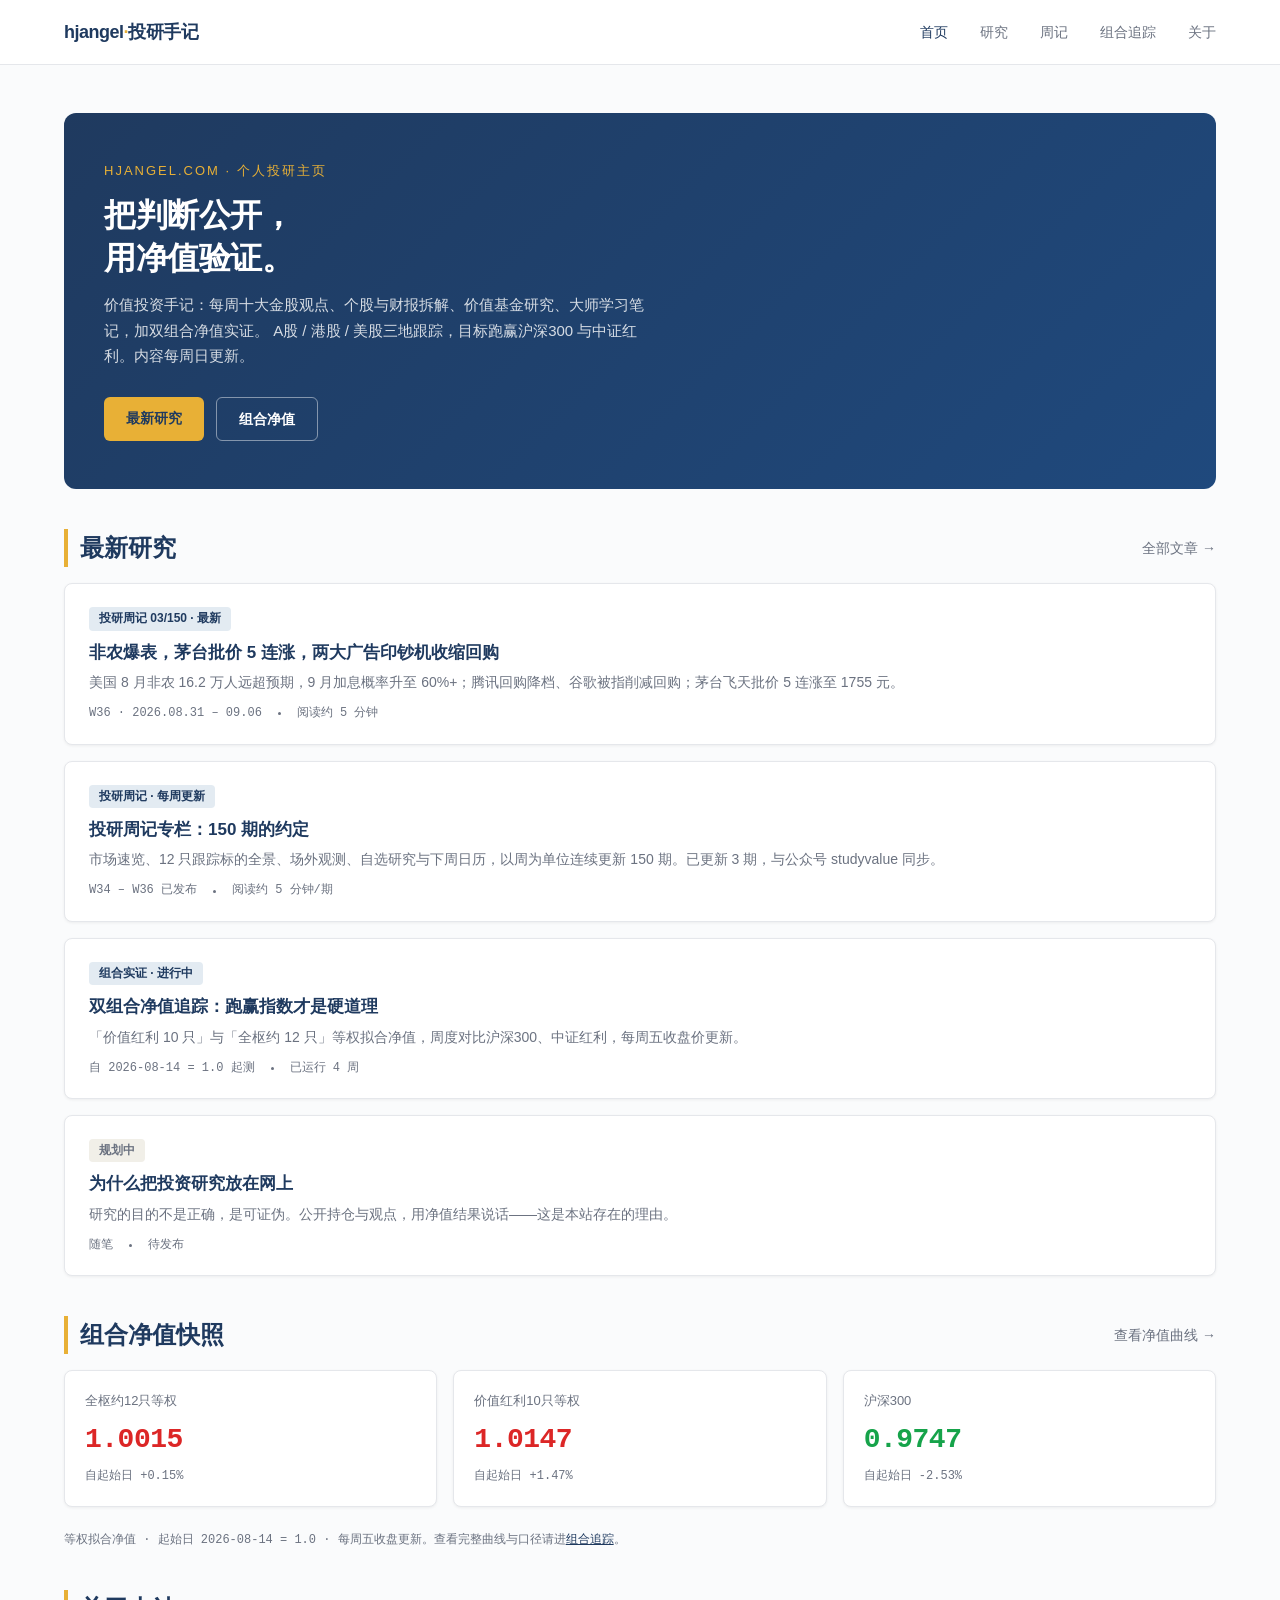
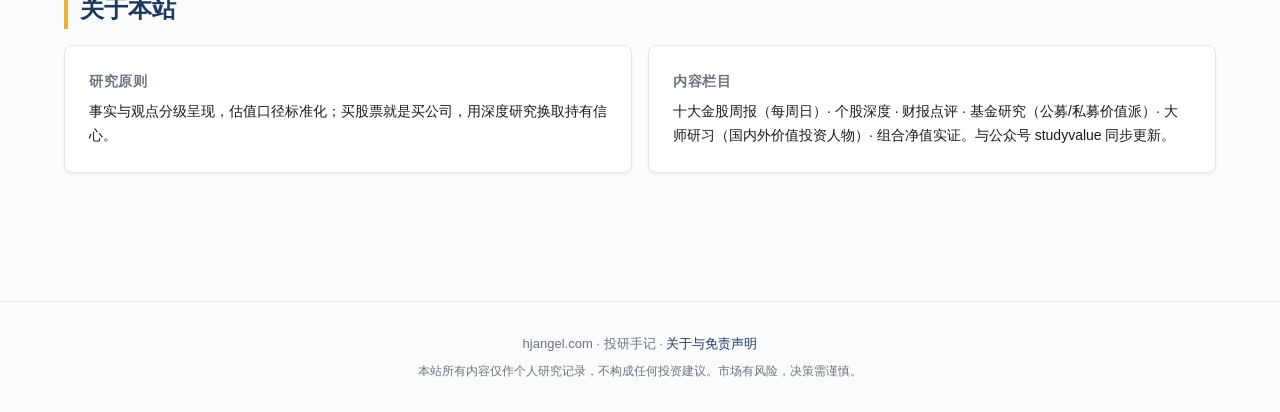
<file: index.html>
<!DOCTYPE html>
<html lang="zh-CN">
<head>
    <meta charset="UTF-8">
    <meta name="viewport" content="width=device-width, initial-scale=1.0">
    <meta name="description" content="hjangel.com · 价值投资研究手记：十大金股周报、个股深度、财报点评、价值基金研究、大师研习、双组合净值实证，公开记录判断并用净值验证。">
    <meta name="theme-color" content="#1F3A5F">
    <title>hjangel.com · 投研手记</title>
    <link rel="stylesheet" href="assets/style.css">
</head>
<body>

<nav class="nav">
    <div class="nav-container">
        <a href="index.html" class="nav-logo">hjangel<span class="accent">·</span>投研手记</a>
        <ul class="nav-links">
            <li><a href="index.html" class="active">首页</a></li>
            <li><a href="research.html">研究</a></li>
            <li><a href="weekly.html">周记</a></li>
            <li><a href="portfolio.html">组合追踪</a></li>
            <li><a href="about.html">关于</a></li>
        </ul>
    </div>
</nav>

<main class="container">

    <!-- Hero -->
    <section class="hero">
        <div class="hero-kicker">HJANGEL.COM · 个人投研主页</div>
        <h1 class="hero-title">把判断公开，<br>用净值验证。</h1>
        <p class="hero-sub">价值投资手记：每周十大金股观点、个股与财报拆解、价值基金研究、大师学习笔记，加双组合净值实证。
            A股 / 港股 / 美股三地跟踪，目标跑赢沪深300 与中证红利。内容每周日更新。</p>
        <div class="hero-cta">
            <a class="btn btn-primary" href="research.html">最新研究</a>
            <a class="btn btn-ghost" href="portfolio.html">组合净值</a>
        </div>
    </section>

    <!-- 最新研究 -->
    <div class="section-head">
        <h2>最新研究</h2>
        <a class="more-link" href="research.html">全部文章 →</a>
    </div>

    <div class="article-list">
        <a class="article-card" href="weekly/03.html">
            <span class="article-tag teal">投研周记 03/150 · 最新</span>
            <div class="article-title">非农爆表，茅台批价 5 连涨，两大广告印钞机收缩回购</div>
            <div class="article-excerpt">美国 8 月非农 16.2 万人远超预期，9 月加息概率升至 60%+；腾讯回购降档、谷歌被指削减回购；茅台飞天批价 5 连涨至 1755 元。</div>
            <div class="article-meta">W36 · 2026.08.31 – 09.06 <span class="dot"></span> 阅读约 5 分钟</div>
        </a>
        <a class="article-card" href="weekly.html">
            <span class="article-tag teal">投研周记 · 每周更新</span>
            <div class="article-title">投研周记专栏：150 期的约定</div>
            <div class="article-excerpt">市场速览、12 只跟踪标的全景、场外观测、自选研究与下周日历，以周为单位连续更新 150 期。已更新 3 期，与公众号 studyvalue 同步。</div>
            <div class="article-meta">W34 – W36 已发布 <span class="dot"></span> 阅读约 5 分钟/期</div>
        </a>
        <a class="article-card" href="portfolio.html">
            <span class="article-tag teal">组合实证 · 进行中</span>
            <div class="article-title">双组合净值追踪：跑赢指数才是硬道理</div>
            <div class="article-excerpt">「价值红利 10 只」与「全枢约 12 只」等权拟合净值，周度对比沪深300、中证红利，每周五收盘价更新。</div>
            <div class="article-meta">自 2026-08-14 = 1.0 起测 <span class="dot"></span> 已运行 4 周</div>
        </a>
        <a class="article-card" href="about.html">
            <span class="article-tag wip">规划中</span>
            <div class="article-title">为什么把投资研究放在网上</div>
            <div class="article-excerpt">研究的目的不是正确，是可证伪。公开持仓与观点，用净值结果说话——这是本站存在的理由。</div>
            <div class="article-meta">随笔 <span class="dot"></span> 待发布</div>
        </a>
    </div>

    <!-- 组合快照 -->
    <div class="section-head">
        <h2>组合净值快照</h2>
        <a class="more-link" href="portfolio.html">查看净值曲线 →</a>
    </div>

    <div id="snapshot" class="summary-grid">
        <div class="summary-item">
            <div class="summary-label">数据加载</div>
            <div class="summary-value flat" style="font-size:16px;">读取中...</div>
        </div>
    </div>
    <p class="summary-sub" style="margin-top:-8px;">等权拟合净值 · 起始日 2026-08-14 = 1.0 · 每周五收盘更新。查看完整曲线与口径请进<a href="portfolio.html" style="color:var(--color-primary);">组合追踪</a>。</p>

    <!-- 关于简介 -->
    <div class="section-head">
        <h2>关于本站</h2>
    </div>
    <div class="intro-grid">
        <div class="card" style="margin:0;">
            <div class="card-title">研究原则</div>
            <p style="font-size:14px;line-height:1.7;">事实与观点分级呈现，估值口径标准化；买股票就是买公司，用深度研究换取持有信心。</p>
        </div>
        <div class="card" style="margin:0;">
            <div class="card-title">内容栏目</div>
            <p style="font-size:14px;line-height:1.7;">十大金股周报（每周日）· 个股深度 · 财报点评 · 基金研究（公募/私募价值派）· 大师研习（国内外价值投资人物）· 组合净值实证。与公众号 studyvalue 同步更新。</p>
        </div>
    </div>

</main>

<footer class="footer">
    <div>hjangel.com · 投研手记 · <a href="about.html">关于与免责声明</a></div>
    <div class="disclaimer">本站所有内容仅作个人研究记录，不构成任何投资建议。市场有风险，决策需谨慎。</div>
</footer>

<script>
    // 组合净值快照：读取 data/portfolio.json，展示各序列最新净值
    fetch('data/portfolio.json')
        .then(r => r.ok ? r.json() : Promise.reject('no data'))
        .then(data => {
            const series = data.series || {};
            const el = document.getElementById('snapshot');
            el.innerHTML = '';

            const isFlatDummy = (arr) =>
                arr.length > 2 && arr.every(v => Math.abs(v - 1) < 1e-9);

            Object.keys(series).forEach(name => {
                const arr = series[name];
                if (isFlatDummy(arr)) return; // 全 1.0 视为数据缺失，不展示

                const latest = arr[arr.length - 1] || 1;
                const change = (latest - 1) * 100;
                const cls = change > 0.01 ? 'up' : (change < -0.01 ? 'down' : 'flat');
                const sign = change > 0 ? '+' : '';

                const item = document.createElement('div');
                item.className = 'summary-item';
                item.innerHTML = `
                    <div class="summary-label">${name}</div>
                    <div class="summary-value ${cls}">${latest.toFixed(4)}</div>
                    <div class="summary-sub">自起始日 ${sign}${change.toFixed(2)}%</div>`;
                el.appendChild(item);
            });

            if (!el.children.length) {
                el.innerHTML = '<div class="summary-item"><div class="summary-label">组合数据</div><div class="summary-value flat" style="font-size:16px;">等待首次更新</div></div>';
            }
        })
        .catch(() => {
            document.getElementById('snapshot').innerHTML =
                '<div class="summary-item"><div class="summary-label">组合数据</div><div class="summary-value flat" style="font-size:16px;">等待首次数据更新</div></div>';
        });
</script>

</body>
</html>
</file>
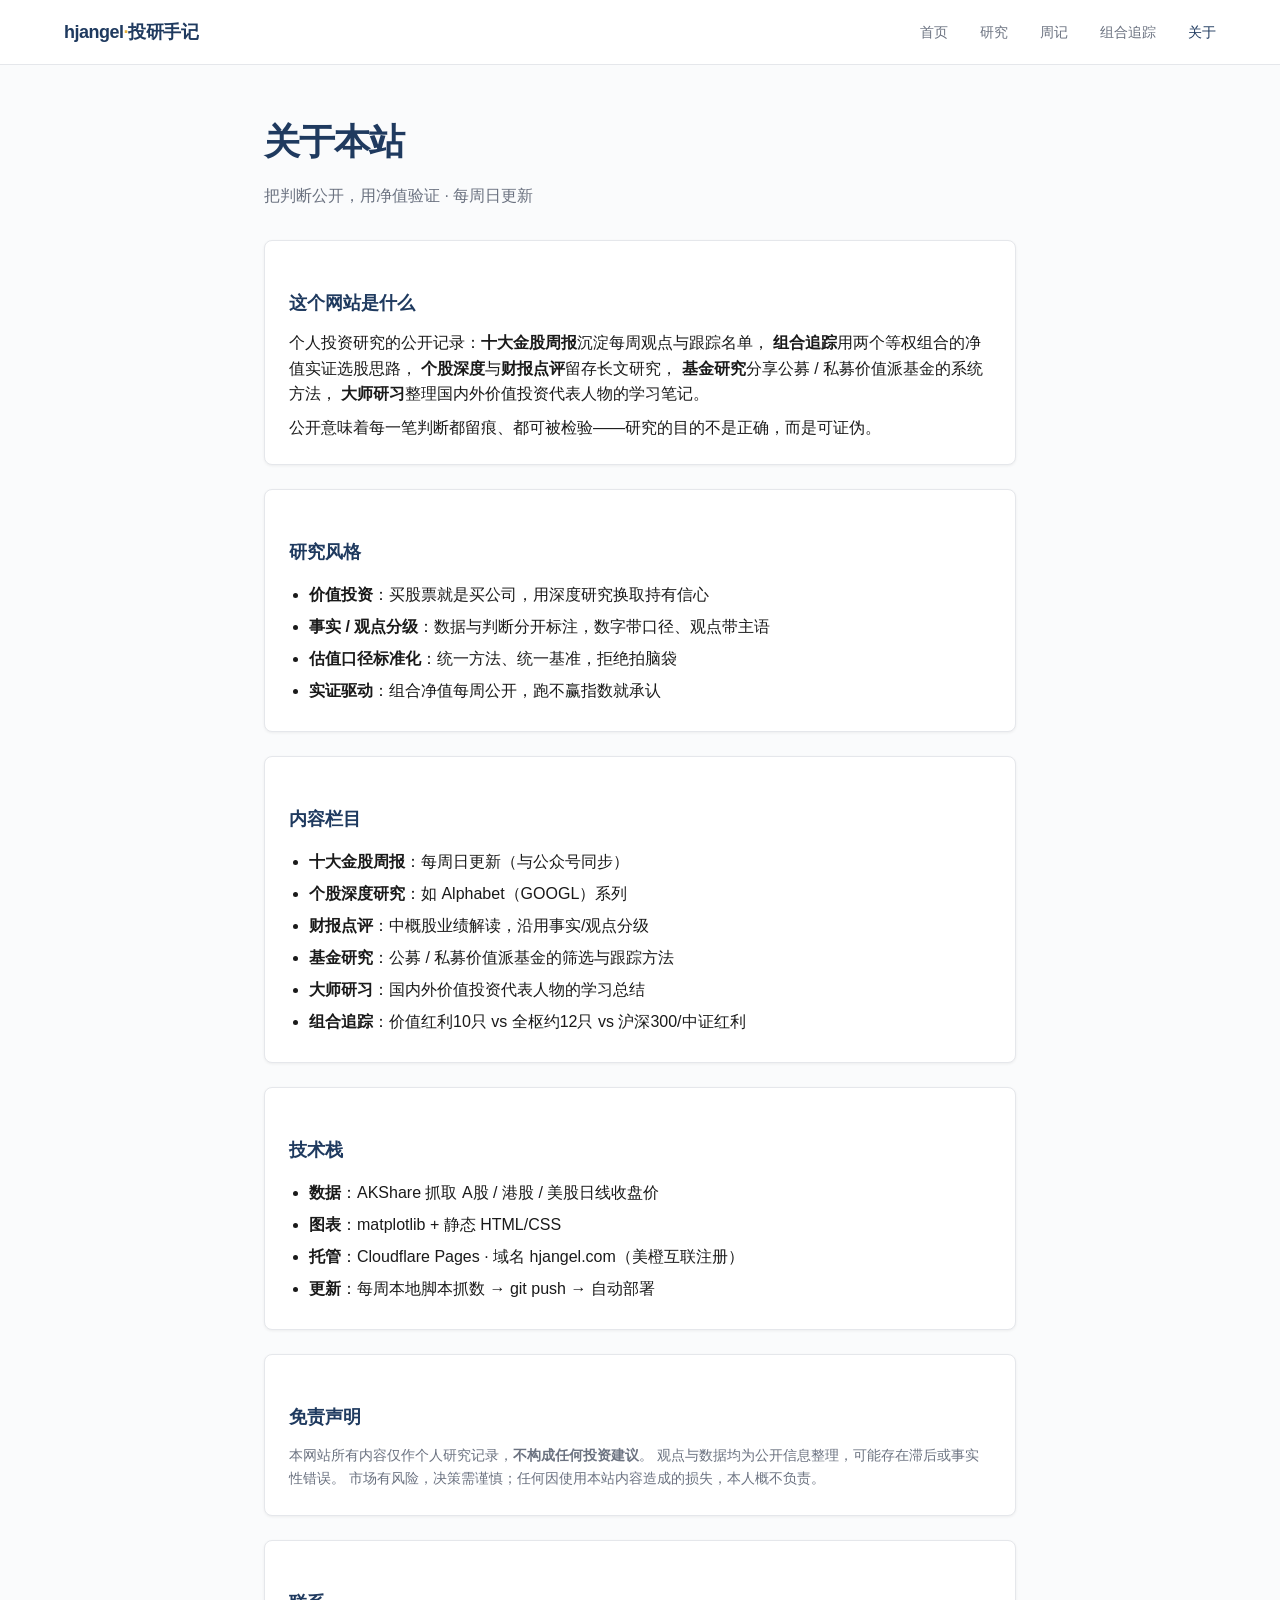
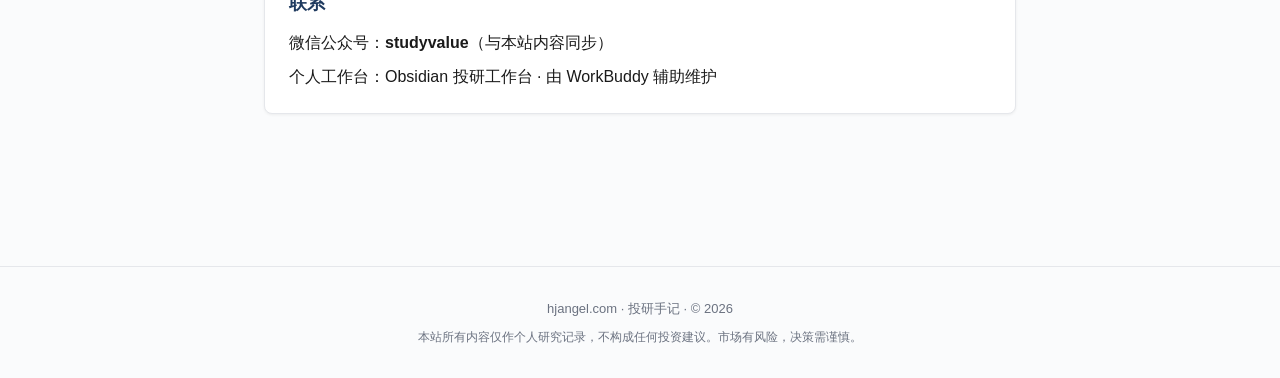
<file: about.html>
<!DOCTYPE html>
<html lang="zh-CN">
<head>
    <meta charset="UTF-8">
    <meta name="viewport" content="width=device-width, initial-scale=1.0">
    <meta name="description" content="关于 hjangel.com：作者简介、研究方法、内容口径与免责声明。">
    <title>关于 · hjangel.com 投研手记</title>
    <link rel="stylesheet" href="assets/style.css">
</head>
<body>

<nav class="nav">
    <div class="nav-container">
        <a href="index.html" class="nav-logo">hjangel<span class="accent">·</span>投研手记</a>
        <ul class="nav-links">
            <li><a href="index.html">首页</a></li>
            <li><a href="research.html">研究</a></li>
            <li><a href="weekly.html">周记</a></li>
            <li><a href="portfolio.html">组合追踪</a></li>
            <li><a href="about.html" class="active">关于</a></li>
        </ul>
    </div>
</nav>

<main class="container-narrow">

    <h1>关于本站</h1>
    <p class="subtitle">把判断公开，用净值验证 · 每周日更新</p>

    <div class="card">
        <h3>这个网站是什么</h3>
        <p>个人投资研究的公开记录：<strong>十大金股周报</strong>沉淀每周观点与跟踪名单，
           <strong>组合追踪</strong>用两个等权组合的净值实证选股思路，
           <strong>个股深度</strong>与<strong>财报点评</strong>留存长文研究，
           <strong>基金研究</strong>分享公募 / 私募价值派基金的系统方法，
           <strong>大师研习</strong>整理国内外价值投资代表人物的学习笔记。</p>
        <p style="margin-top:8px;">公开意味着每一笔判断都留痕、都可被检验——研究的目的不是正确，而是可证伪。</p>
    </div>

    <div class="card">
        <h3>研究风格</h3>
        <ul style="margin-left: 20px; line-height: 2;">
            <li><strong>价值投资</strong>：买股票就是买公司，用深度研究换取持有信心</li>
            <li><strong>事实 / 观点分级</strong>：数据与判断分开标注，数字带口径、观点带主语</li>
            <li><strong>估值口径标准化</strong>：统一方法、统一基准，拒绝拍脑袋</li>
            <li><strong>实证驱动</strong>：组合净值每周公开，跑不赢指数就承认</li>
        </ul>
    </div>

    <div class="card">
        <h3>内容栏目</h3>
        <ul style="margin-left: 20px; line-height: 2;">
            <li><strong>十大金股周报</strong>：每周日更新（与公众号同步）</li>
            <li><strong>个股深度研究</strong>：如 Alphabet（GOOGL）系列</li>
            <li><strong>财报点评</strong>：中概股业绩解读，沿用事实/观点分级</li>
            <li><strong>基金研究</strong>：公募 / 私募价值派基金的筛选与跟踪方法</li>
            <li><strong>大师研习</strong>：国内外价值投资代表人物的学习总结</li>
            <li><strong>组合追踪</strong>：价值红利10只 vs 全枢约12只 vs 沪深300/中证红利</li>
        </ul>
    </div>

    <div class="card">
        <h3>技术栈</h3>
        <ul style="margin-left: 20px; line-height: 2;">
            <li><strong>数据</strong>：AKShare 抓取 A股 / 港股 / 美股日线收盘价</li>
            <li><strong>图表</strong>：matplotlib + 静态 HTML/CSS</li>
            <li><strong>托管</strong>：Cloudflare Pages · 域名 hjangel.com（美橙互联注册）</li>
            <li><strong>更新</strong>：每周本地脚本抓数 → git push → 自动部署</li>
        </ul>
    </div>

    <div class="card">
        <h3>免责声明</h3>
        <p style="color: var(--color-muted); font-size: 14px; line-height: 1.7;">
            本网站所有内容仅作个人研究记录，<strong>不构成任何投资建议</strong>。
            观点与数据均为公开信息整理，可能存在滞后或事实性错误。
            市场有风险，决策需谨慎；任何因使用本站内容造成的损失，本人概不负责。
        </p>
    </div>

    <div class="card">
        <h3>联系</h3>
        <p>微信公众号：<strong>studyvalue</strong>（与本站内容同步）</p>
        <p style="margin-top: 8px;">个人工作台：Obsidian 投研工作台 · 由 WorkBuddy 辅助维护</p>
    </div>

</main>

<footer class="footer">
    <div>hjangel.com · 投研手记 · © 2026</div>
    <div class="disclaimer">本站所有内容仅作个人研究记录，不构成任何投资建议。市场有风险，决策需谨慎。</div>
</footer>

</body>
</html>
</file>
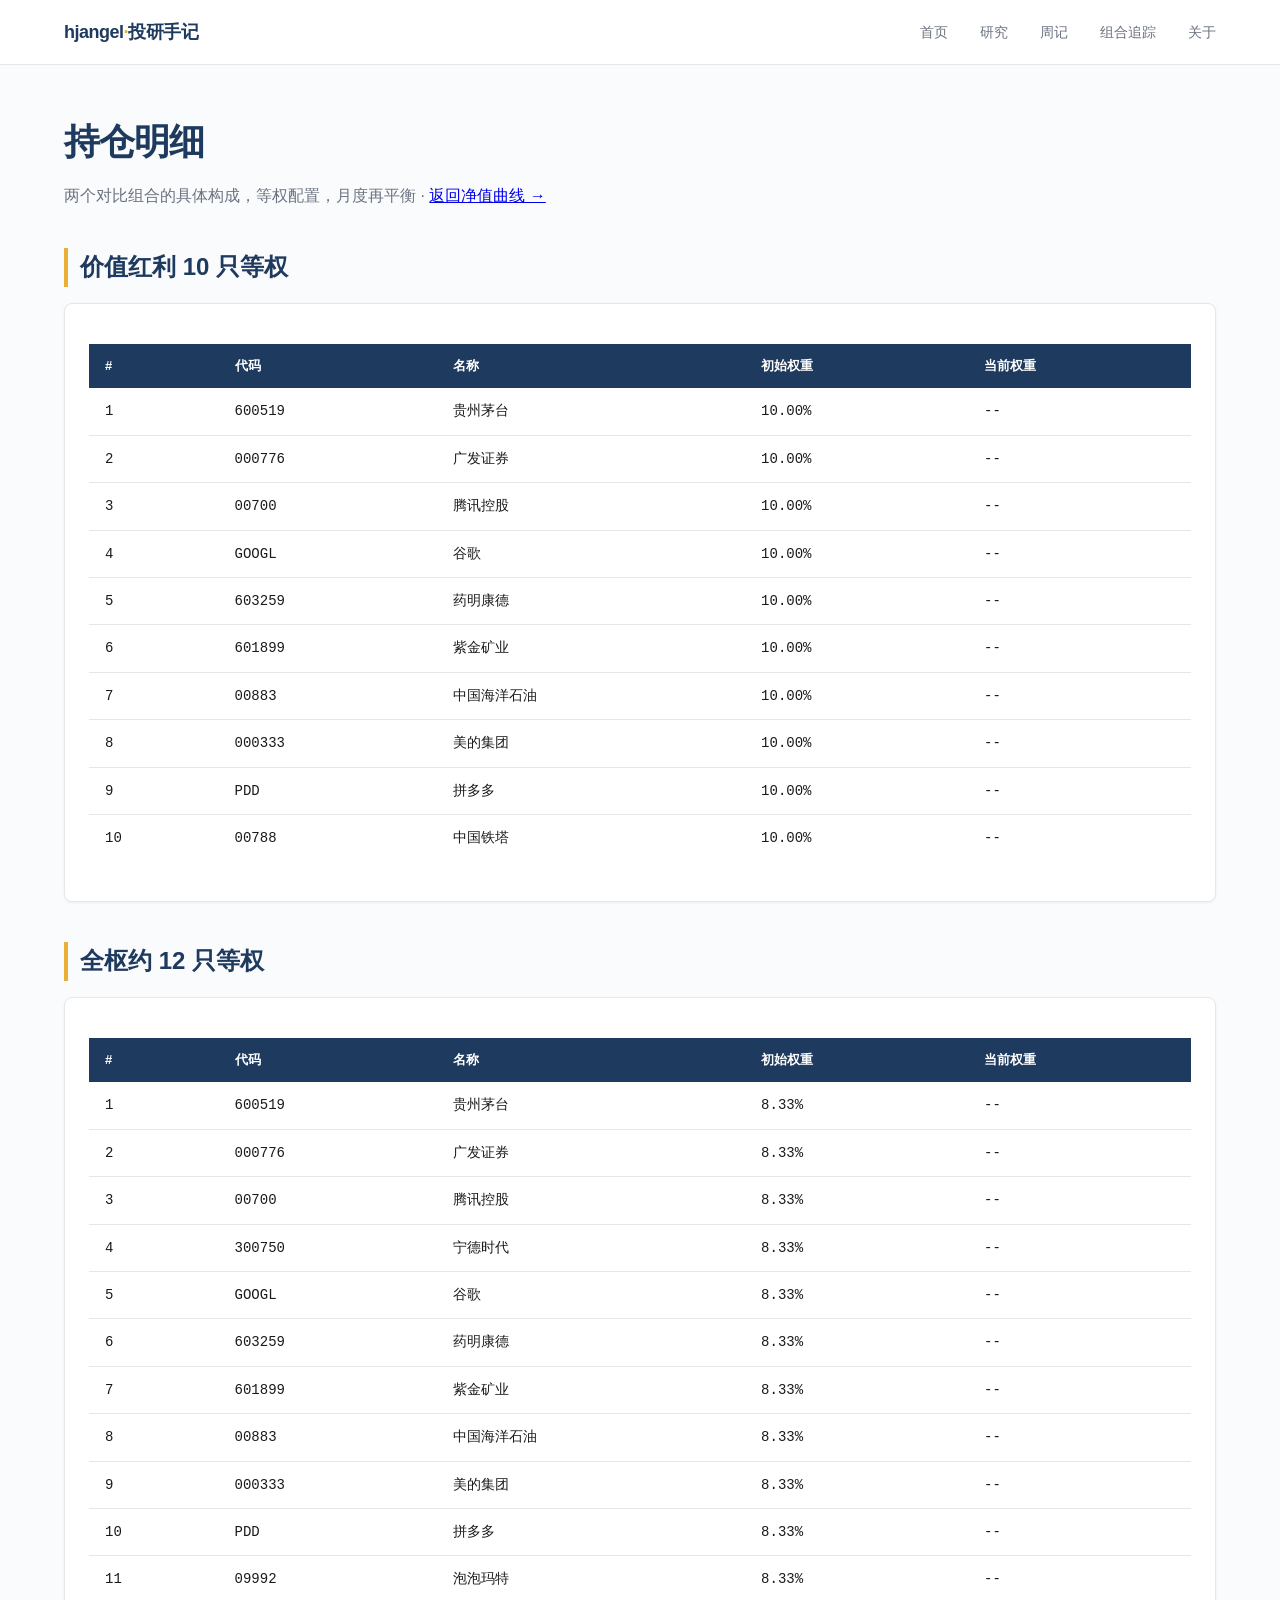
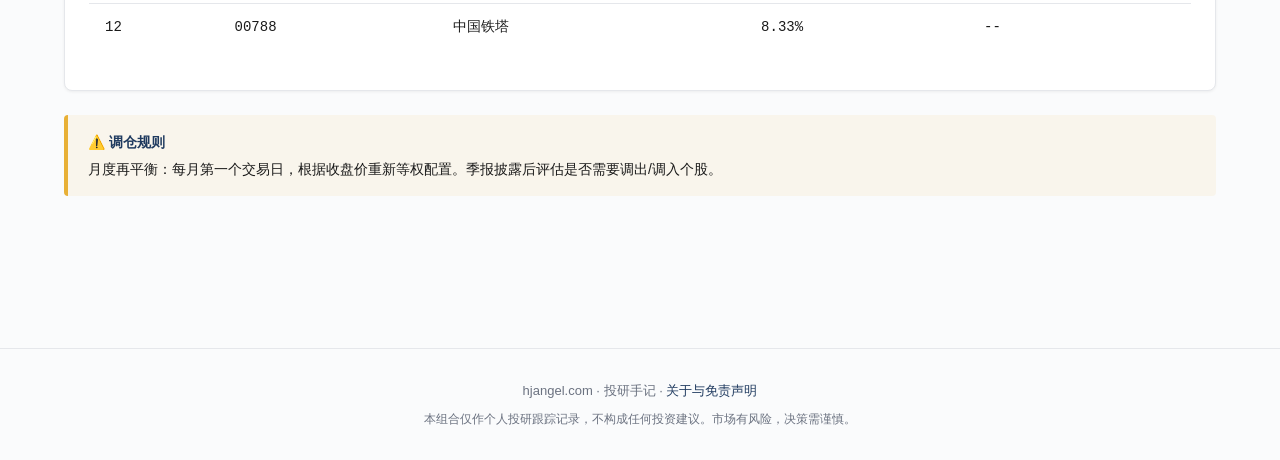
<file: holdings.html>
<!DOCTYPE html>
<html lang="zh-CN">
<head>
    <meta charset="UTF-8">
    <meta name="viewport" content="width=device-width, initial-scale=1.0">
    <title>持仓明细 · hjangel.com 投研手记</title>
    <link rel="stylesheet" href="assets/style.css">
</head>
<body>

<nav class="nav">
    <div class="nav-container">
        <a href="index.html" class="nav-logo">hjangel<span class="accent">·</span>投研手记</a>
        <ul class="nav-links">
            <li><a href="index.html">首页</a></li>
            <li><a href="research.html">研究</a></li>
            <li><a href="weekly.html">周记</a></li>
            <li><a href="portfolio.html">组合追踪</a></li>
            <li><a href="about.html">关于</a></li>
        </ul>
    </div>
</nav>

<main class="container">

    <h1>持仓明细</h1>
    <p class="subtitle">两个对比组合的具体构成，等权配置，月度再平衡 · <a href="portfolio.html">返回净值曲线 →</a></p>

    <h2>价值红利 10 只等权</h2>
    <div class="card">
        <div id="holdings-value-yield">加载中...</div>
    </div>

    <h2>全枢约 12 只等权</h2>
    <div class="card">
        <div id="holdings-all-core">加载中...</div>
    </div>

    <div class="notice">
        <div class="notice-title">⚠️ 调仓规则</div>
        <div>月度再平衡：每月第一个交易日，根据收盘价重新等权配置。季报披露后评估是否需要调出/调入个股。</div>
    </div>

</main>

<footer class="footer">
    <div>hjangel.com · 投研手记 · <a href="about.html">关于与免责声明</a></div>
    <div class="disclaimer">本组合仅作个人投研跟踪记录，不构成任何投资建议。市场有风险，决策需谨慎。</div>
</footer>

<script>
    fetch('data/holdings.json')
        .then(r => r.ok ? r.json() : Promise.reject('no data'))
        .then(data => {
            const render = (id, group) => {
                const el = document.getElementById(id);
                const stocks = data[group] || [];
                if (stocks.length === 0) {
                    el.innerHTML = '<div class="loading">暂无数据</div>';
                    return;
                }
                let html = '<table class="table"><thead><tr><th>#</th><th>代码</th><th>名称</th><th>初始权重</th><th>当前权重</th></tr></thead><tbody>';
                stocks.forEach((s, i) => {
                    html += `<tr>
                        <td>${i + 1}</td>
                        <td>${s.code || '--'}</td>
                        <td>${s.name || '--'}</td>
                        <td>${s.weight || '10.00%'}</td>
                        <td>${s.current || '--'}</td>
                    </tr>`;
                });
                html += '</tbody></table>';
                el.innerHTML = html;
            };
            render('holdings-value-yield', 'value_yield_10');
            render('holdings-all-core', 'all_core_12');
        })
        .catch(err => {
            document.getElementById('holdings-value-yield').innerHTML =
                '<div class="loading">📊 首次部署，等待第一次数据</div>';
            document.getElementById('holdings-all-core').innerHTML =
                '<div class="loading">📊 首次部署，等待第一次数据</div>';
        });
</script>

</body>
</html>
</file>
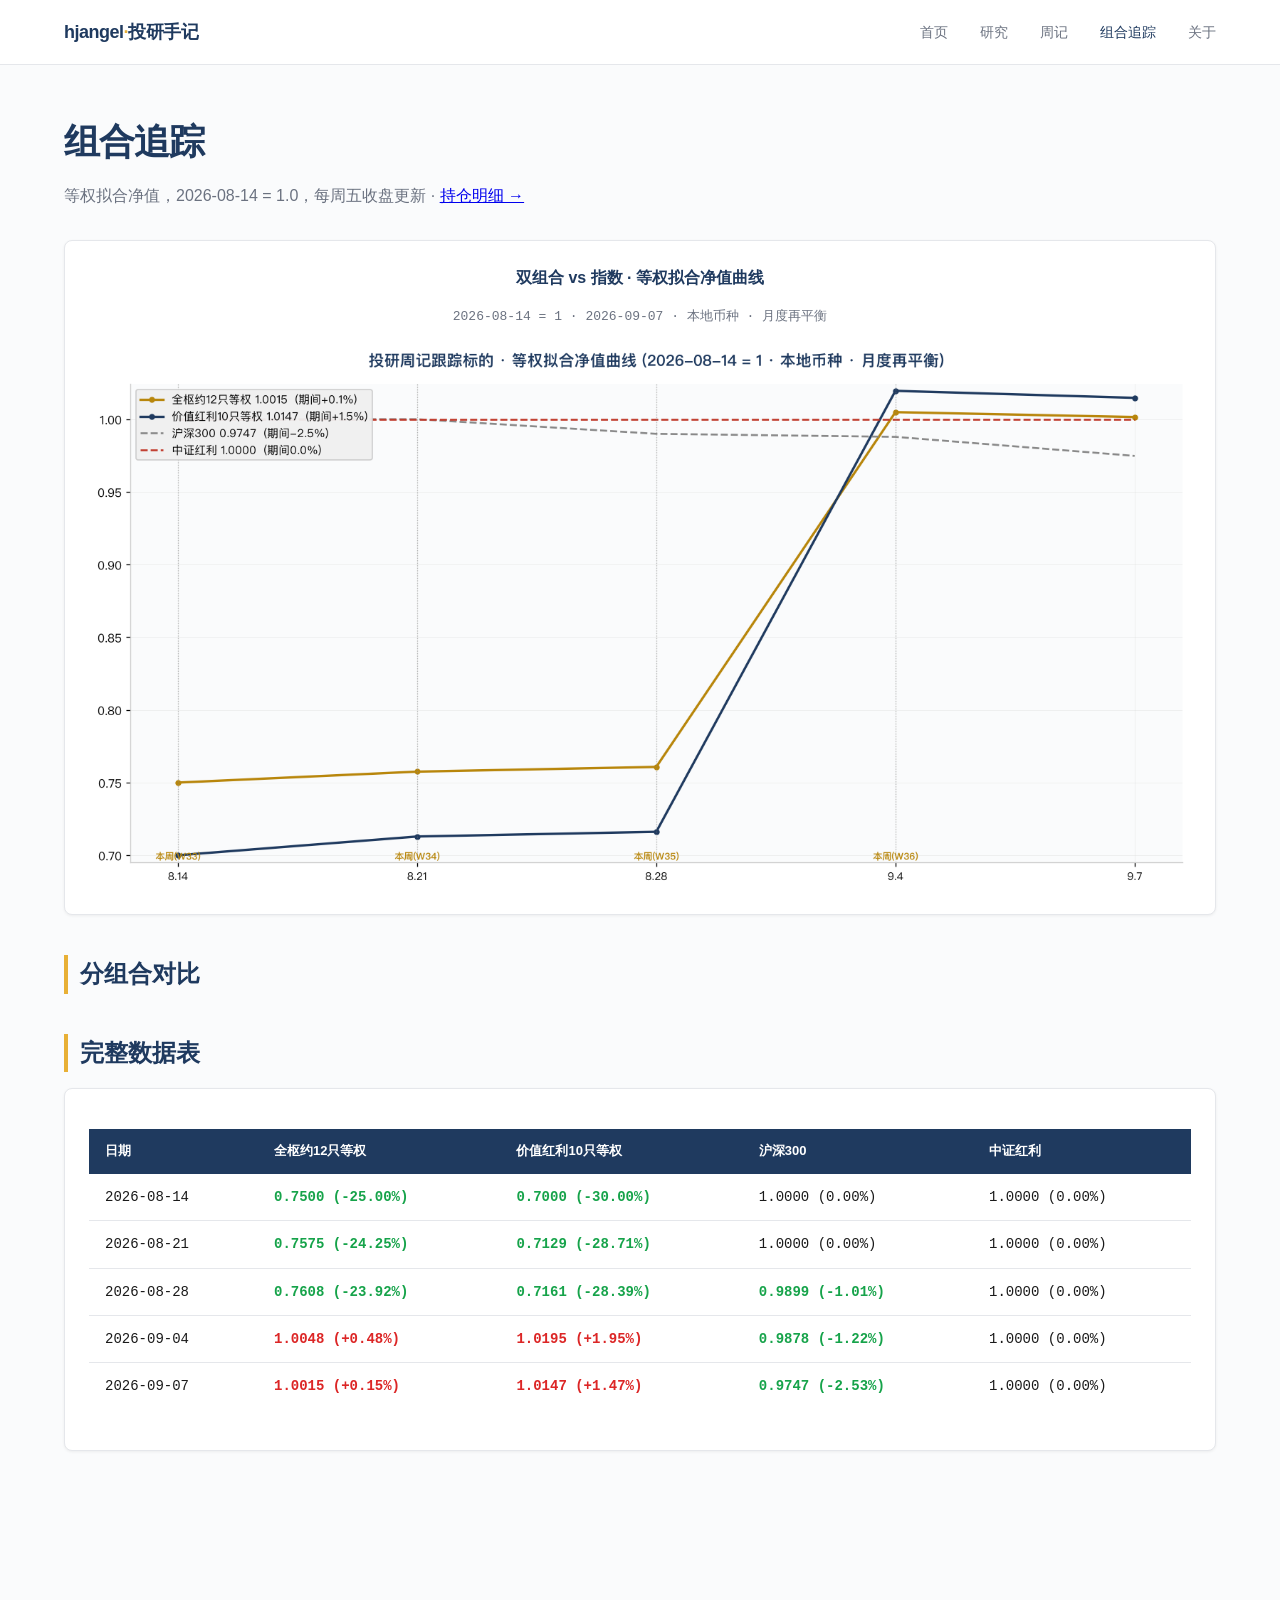
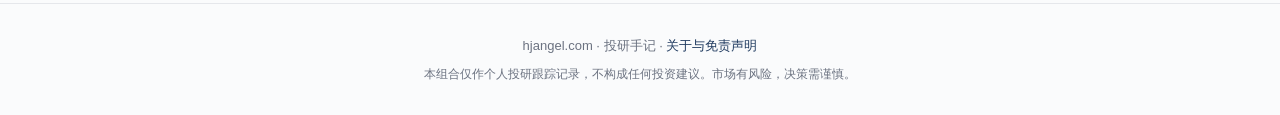
<file: portfolio.html>
<!DOCTYPE html>
<html lang="zh-CN">
<head>
    <meta charset="UTF-8">
    <meta name="viewport" content="width=device-width, initial-scale=1.0">
    <meta name="description" content="组合净值追踪 · 价值红利10只与全枢约12只等权净值，周度对比沪深300、中证红利">
    <title>组合追踪 · hjangel.com 投研手记</title>
    <link rel="stylesheet" href="assets/style.css">
</head>
<body>

<nav class="nav">
    <div class="nav-container">
        <a href="index.html" class="nav-logo">hjangel<span class="accent">·</span>投研手记</a>
        <ul class="nav-links">
            <li><a href="index.html">首页</a></li>
            <li><a href="research.html">研究</a></li>
            <li><a href="weekly.html">周记</a></li>
            <li><a href="portfolio.html" class="active">组合追踪</a></li>
            <li><a href="about.html">关于</a></li>
        </ul>
    </div>
</nav>

<main class="container">

    <h1>组合追踪</h1>
    <p class="subtitle">等权拟合净值，2026-08-14 = 1.0，每周五收盘更新 · <a href="holdings.html">持仓明细 →</a></p>

    <!-- 大图 -->
    <div class="chart-card">
        <div class="chart-title">双组合 vs 指数 · 等权拟合净值曲线</div>
        <div class="chart-subtitle" id="chart-subtitle">加载中...</div>
        <img class="chart-img" id="main-chart" src="charts/portfolio.png" alt="净值曲线" onerror="this.style.display='none'; document.getElementById('chart-fallback').style.display='block';">
        <div id="chart-fallback" class="loading" style="display:none;">
            <div>📊 首次部署，等待第一次数据更新</div>
        </div>
    </div>

    <h2>分组合对比</h2>
    <div id="group-charts">
        <!-- JS 自动插入分图表 -->
    </div>

    <h2>完整数据表</h2>
    <div class="card">
        <table class="table" id="full-table">
            <thead>
                <tr>
                    <th>日期</th>
                </tr>
            </thead>
            <tbody id="full-tbody">
                <tr><td class="loading">加载中...</td></tr>
            </tbody>
        </table>
    </div>

</main>

<footer class="footer">
    <div>hjangel.com · 投研手记 · <a href="about.html">关于与免责声明</a></div>
    <div class="disclaimer">本组合仅作个人投研跟踪记录，不构成任何投资建议。市场有风险，决策需谨慎。</div>
</footer>

<script>
    fetch('data/portfolio.json')
        .then(r => r.ok ? r.json() : Promise.reject('no data'))
        .then(data => {
            const series = data.series || {};
            const dates = data.dates || [];
            const latestDate = dates[dates.length - 1] || '--';
            document.getElementById('chart-subtitle').textContent =
                `${data.start_date} = 1 · ${latestDate} · 本地币种 · ${data.rebalance || '日度再平衡'}`;

            // 完整数据表
            const thead = document.querySelector('#full-table thead tr');
            const tbody = document.querySelector('#full-table tbody');
            const seriesNames = Object.keys(series);

            thead.innerHTML = '<th>日期</th>' + seriesNames.map(n => `<th>${n}</th>`).join('');
            tbody.innerHTML = '';

            dates.forEach((d, i) => {
                const tr = document.createElement('tr');
                let html = `<td>${d}</td>`;
                seriesNames.forEach(name => {
                    const v = series[name][i] || 1;
                    const chg = (v - 1) * 100;
                    const cls = chg > 0.01 ? 'up' : (chg < -0.01 ? 'down' : '');
                    const sign = chg > 0 ? '+' : '';
                    html += `<td class="${cls}">${v.toFixed(4)} (${sign}${chg.toFixed(2)}%)</td>`;
                });
                tr.innerHTML = html;
                tbody.appendChild(tr);
            });
        })
        .catch(err => {
            document.querySelector('#full-tbody').innerHTML =
                '<tr><td class="loading">📊 首次部署，等待第一次数据更新</td></tr>';
        });
</script>

</body>
</html>
</file>
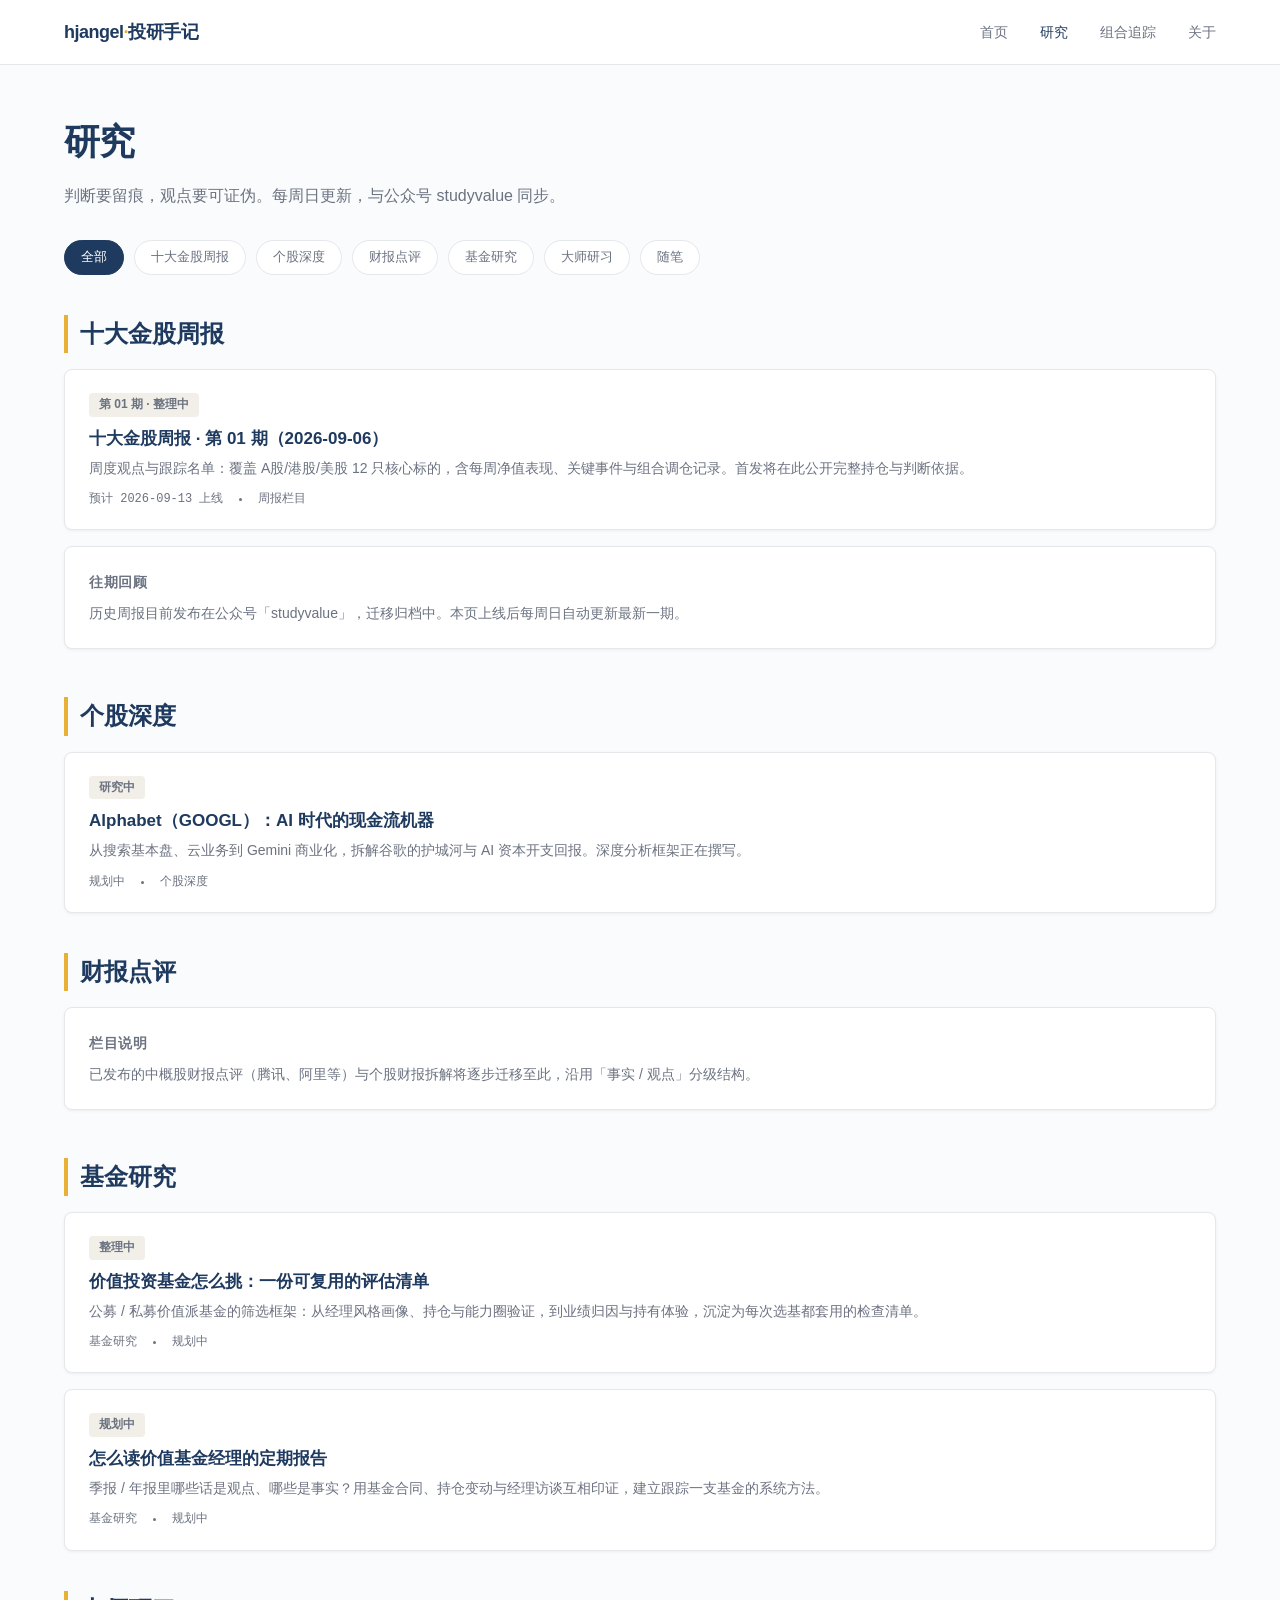
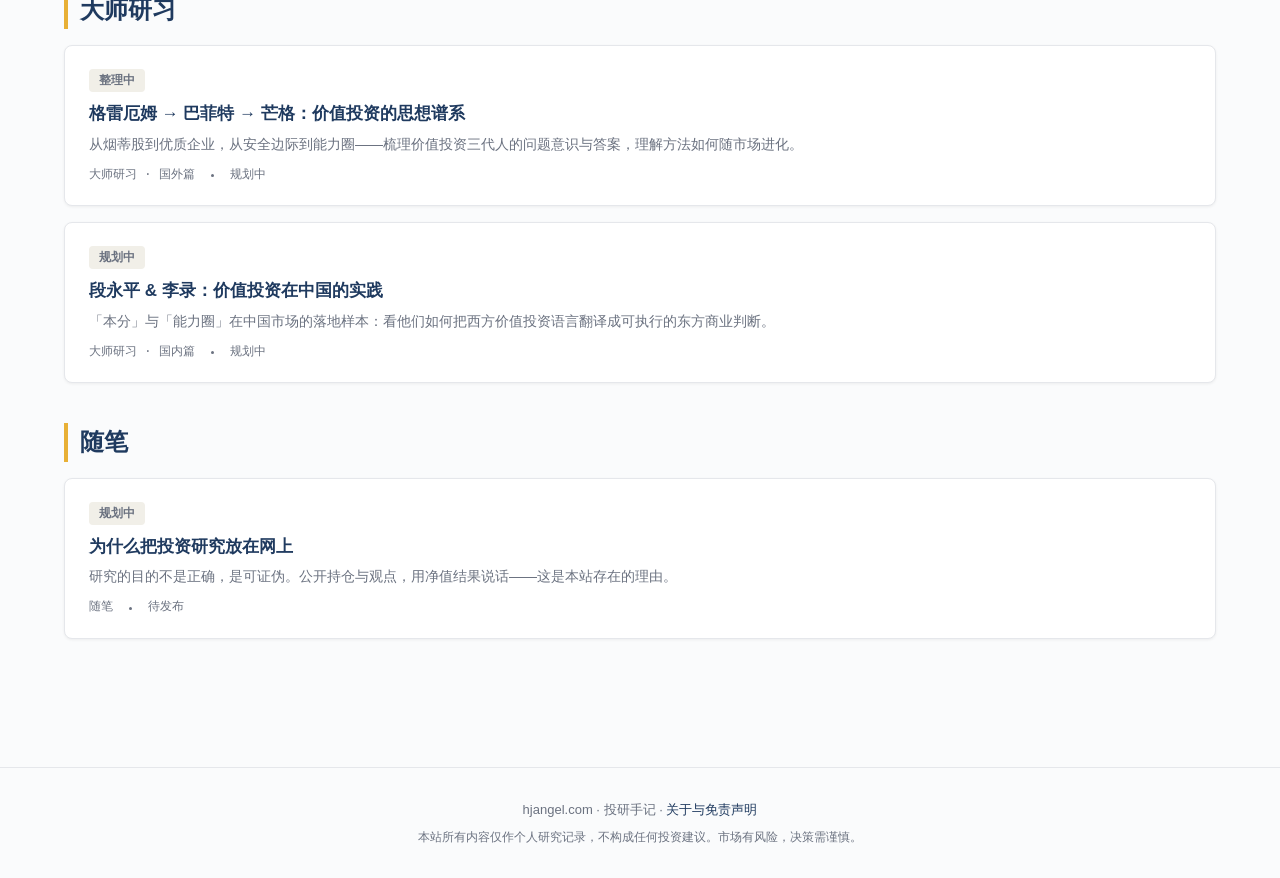
<file: research.html>
<!DOCTYPE html>
<html lang="zh-CN">
<head>
    <meta charset="UTF-8">
    <meta name="viewport" content="width=device-width, initial-scale=1.0">
    <meta name="description" content="研究文章列表：十大金股周报、个股深度、财报点评、价值基金研究、大师研习、投资随笔。每周日更新。">
    <title>研究 · hjangel.com 投研手记</title>
    <link rel="stylesheet" href="assets/style.css">
</head>
<body>

<nav class="nav">
    <div class="nav-container">
        <a href="index.html" class="nav-logo">hjangel<span class="accent">·</span>投研手记</a>
        <ul class="nav-links">
            <li><a href="index.html">首页</a></li>
            <li><a href="research.html" class="active">研究</a></li>
            <li><a href="portfolio.html">组合追踪</a></li>
            <li><a href="about.html">关于</a></li>
        </ul>
    </div>
</nav>

<main class="container">

    <h1>研究</h1>
    <p class="subtitle">判断要留痕，观点要可证伪。每周日更新，与公众号 studyvalue 同步。</p>

    <!-- 栏目分类 -->
    <div class="cat-chips">
        <a class="chip active" href="research.html">全部</a>
        <a class="chip" href="research.html#weekly">十大金股周报</a>
        <a class="chip" href="research.html#deep">个股深度</a>
        <a class="chip" href="research.html#note">财报点评</a>
        <a class="chip" href="research.html#funds">基金研究</a>
        <a class="chip" href="research.html#masters">大师研习</a>
        <a class="chip" href="research.html#essay">随笔</a>
    </div>

    <div id="weekly" class="section-head">
        <h2>十大金股周报</h2>
    </div>
    <div class="article-list" style="margin-bottom:8px;">
        <a class="article-card" href="javascript:void(0)">
            <span class="article-tag wip">第 01 期 · 整理中</span>
            <div class="article-title">十大金股周报 · 第 01 期（2026-09-06）</div>
            <div class="article-excerpt">周度观点与跟踪名单：覆盖 A股/港股/美股 12 只核心标的，含每周净值表现、关键事件与组合调仓记录。首发将在此公开完整持仓与判断依据。</div>
            <div class="article-meta">预计 2026-09-13 上线 <span class="dot"></span> 周报栏目</div>
        </a>
        <div class="card" style="margin-bottom:8px;">
            <div class="card-title">往期回顾</div>
            <p style="font-size:14px;color:var(--color-muted);margin:0;">历史周报目前发布在公众号「studyvalue」，迁移归档中。本页上线后每周日自动更新最新一期。</p>
        </div>
    </div>

    <div id="deep" class="section-head">
        <h2>个股深度</h2>
    </div>
    <div class="article-list" style="margin-bottom:8px;">
        <a class="article-card" href="javascript:void(0)">
            <span class="article-tag wip">研究中</span>
            <div class="article-title">Alphabet（GOOGL）：AI 时代的现金流机器</div>
            <div class="article-excerpt">从搜索基本盘、云业务到 Gemini 商业化，拆解谷歌的护城河与 AI 资本开支回报。深度分析框架正在撰写。</div>
            <div class="article-meta">规划中 <span class="dot"></span> 个股深度</div>
        </a>
    </div>

    <div id="note" class="section-head">
        <h2>财报点评</h2>
    </div>
    <div class="article-list" style="margin-bottom:8px;">
        <div class="card" style="margin-bottom:8px;">
            <div class="card-title">栏目说明</div>
            <p style="font-size:14px;color:var(--color-muted);margin:0;">已发布的中概股财报点评（腾讯、阿里等）与个股财报拆解将逐步迁移至此，沿用「事实 / 观点」分级结构。</p>
        </div>
    </div>

    <div id="funds" class="section-head">
        <h2>基金研究</h2>
    </div>
    <div class="article-list" style="margin-bottom:8px;">
        <a class="article-card" href="javascript:void(0)">
            <span class="article-tag wip">整理中</span>
            <div class="article-title">价值投资基金怎么挑：一份可复用的评估清单</div>
            <div class="article-excerpt">公募 / 私募价值派基金的筛选框架：从经理风格画像、持仓与能力圈验证，到业绩归因与持有体验，沉淀为每次选基都套用的检查清单。</div>
            <div class="article-meta">基金研究 <span class="dot"></span> 规划中</div>
        </a>
        <a class="article-card" href="javascript:void(0)">
            <span class="article-tag wip">规划中</span>
            <div class="article-title">怎么读价值基金经理的定期报告</div>
            <div class="article-excerpt">季报 / 年报里哪些话是观点、哪些是事实？用基金合同、持仓变动与经理访谈互相印证，建立跟踪一支基金的系统方法。</div>
            <div class="article-meta">基金研究 <span class="dot"></span> 规划中</div>
        </a>
    </div>

    <div id="masters" class="section-head">
        <h2>大师研习</h2>
    </div>
    <div class="article-list" style="margin-bottom:8px;">
        <a class="article-card" href="javascript:void(0)">
            <span class="article-tag wip">整理中</span>
            <div class="article-title">格雷厄姆 → 巴菲特 → 芒格：价值投资的思想谱系</div>
            <div class="article-excerpt">从烟蒂股到优质企业，从安全边际到能力圈——梳理价值投资三代人的问题意识与答案，理解方法如何随市场进化。</div>
            <div class="article-meta">大师研习 · 国外篇 <span class="dot"></span> 规划中</div>
        </a>
        <a class="article-card" href="javascript:void(0)">
            <span class="article-tag wip">规划中</span>
            <div class="article-title">段永平 &amp; 李录：价值投资在中国的实践</div>
            <div class="article-excerpt">「本分」与「能力圈」在中国市场的落地样本：看他们如何把西方价值投资语言翻译成可执行的东方商业判断。</div>
            <div class="article-meta">大师研习 · 国内篇 <span class="dot"></span> 规划中</div>
        </a>
    </div>

    <div id="essay" class="section-head">
        <h2>随笔</h2>
    </div>
    <div class="article-list">
        <a class="article-card" href="javascript:void(0)">
            <span class="article-tag wip">规划中</span>
            <div class="article-title">为什么把投资研究放在网上</div>
            <div class="article-excerpt">研究的目的不是正确，是可证伪。公开持仓与观点，用净值结果说话——这是本站存在的理由。</div>
            <div class="article-meta">随笔 <span class="dot"></span> 待发布</div>
        </a>
    </div>

</main>

<footer class="footer">
    <div>hjangel.com · 投研手记 · <a href="about.html">关于与免责声明</a></div>
    <div class="disclaimer">本站所有内容仅作个人研究记录，不构成任何投资建议。市场有风险，决策需谨慎。</div>
</footer>

</body>
</html>
</file>
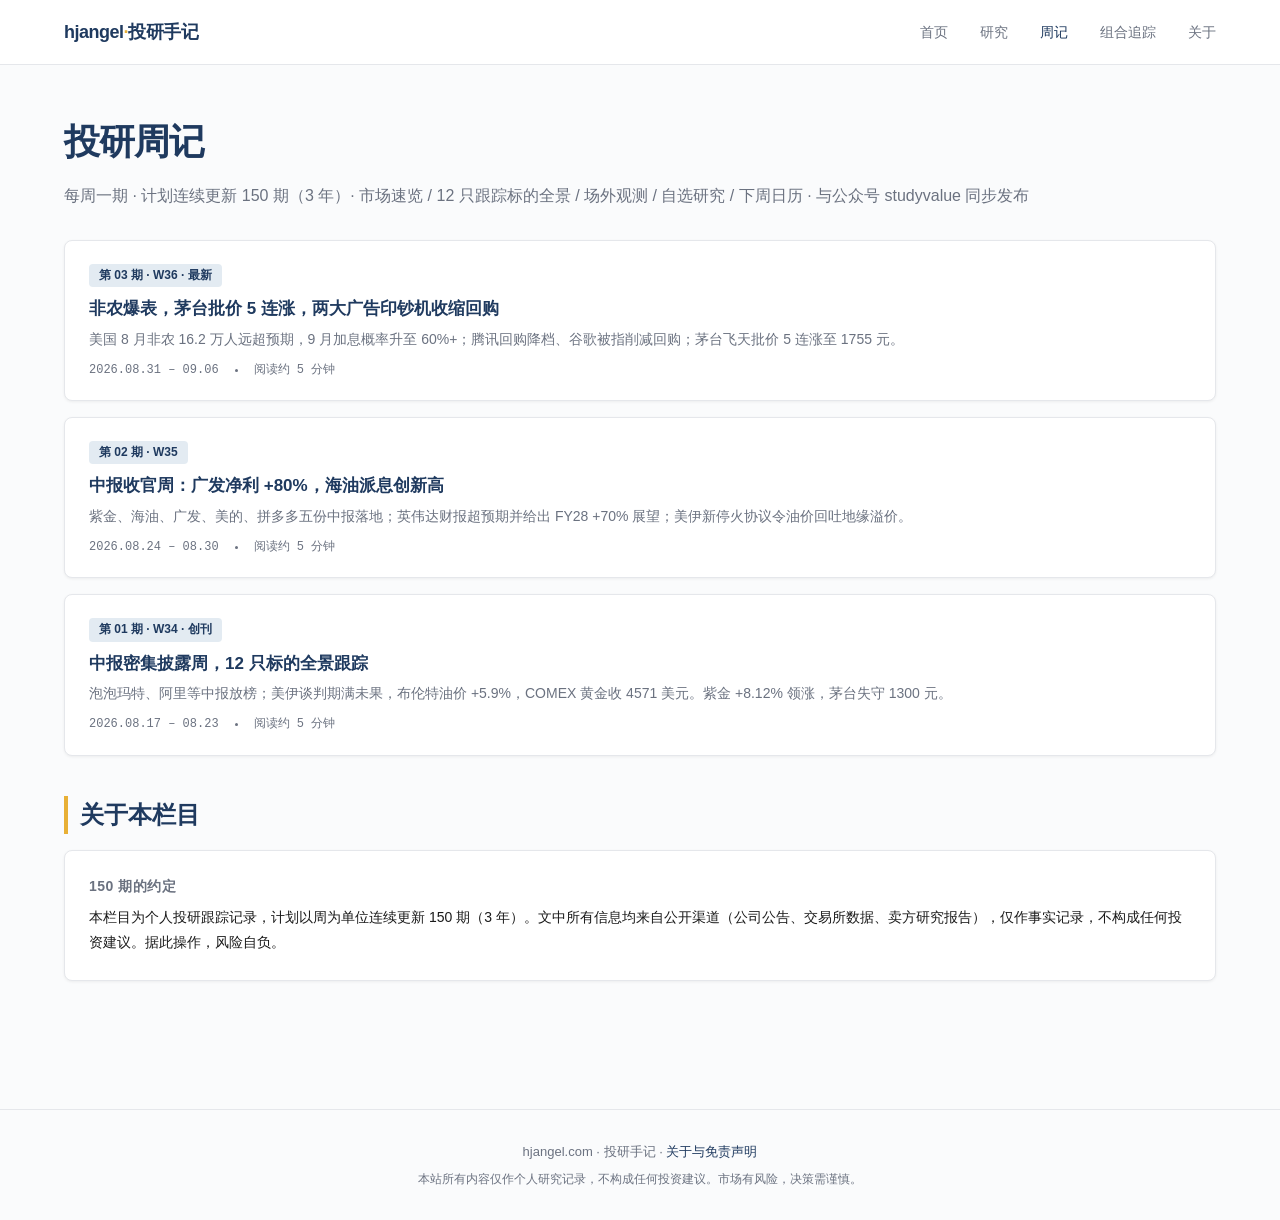
<file: weekly.html>
<!DOCTYPE html>
<html lang="zh-CN">
<head>
    <meta charset="UTF-8">
    <meta name="viewport" content="width=device-width, initial-scale=1.0">
    <meta name="description" content="投研周记 · 以周为单位连续更新 150 期：市场速览、12 只跟踪标的全景、场外观测与自选研究。与公众号 studyvalue 同步。">
    <meta name="theme-color" content="#1F3A5F">
    <title>投研周记 · hjangel.com 投研手记</title>
    <link rel="stylesheet" href="assets/style.css">
</head>
<body>

<nav class="nav">
    <div class="nav-container">
        <a href="index.html" class="nav-logo">hjangel<span class="accent">·</span>投研手记</a>
        <ul class="nav-links">
            <li><a href="index.html">首页</a></li>
            <li><a href="research.html">研究</a></li>
            <li><a href="weekly.html" class="active">周记</a></li>
            <li><a href="portfolio.html">组合追踪</a></li>
            <li><a href="about.html">关于</a></li>
        </ul>
    </div>
</nav>

<main class="container">

    <h1>投研周记</h1>
    <p class="subtitle">每周一期 · 计划连续更新 150 期（3 年）· 市场速览 / 12 只跟踪标的全景 / 场外观测 / 自选研究 / 下周日历 · 与公众号 studyvalue 同步发布</p>

    <div class="article-list">

        <a class="article-card" href="weekly/03.html">
            <span class="article-tag teal">第 03 期 · W36 · 最新</span>
            <div class="article-title">非农爆表，茅台批价 5 连涨，两大广告印钞机收缩回购</div>
            <div class="article-excerpt">美国 8 月非农 16.2 万人远超预期，9 月加息概率升至 60%+；腾讯回购降档、谷歌被指削减回购；茅台飞天批价 5 连涨至 1755 元。</div>
            <div class="article-meta">2026.08.31 – 09.06 <span class="dot"></span> 阅读约 5 分钟</div>
        </a>

        <a class="article-card" href="weekly/02.html">
            <span class="article-tag teal">第 02 期 · W35</span>
            <div class="article-title">中报收官周：广发净利 +80%，海油派息创新高</div>
            <div class="article-excerpt">紫金、海油、广发、美的、拼多多五份中报落地；英伟达财报超预期并给出 FY28 +70% 展望；美伊新停火协议令油价回吐地缘溢价。</div>
            <div class="article-meta">2026.08.24 – 08.30 <span class="dot"></span> 阅读约 5 分钟</div>
        </a>

        <a class="article-card" href="weekly/01.html">
            <span class="article-tag teal">第 01 期 · W34 · 创刊</span>
            <div class="article-title">中报密集披露周，12 只标的全景跟踪</div>
            <div class="article-excerpt">泡泡玛特、阿里等中报放榜；美伊谈判期满未果，布伦特油价 +5.9%，COMEX 黄金收 4571 美元。紫金 +8.12% 领涨，茅台失守 1300 元。</div>
            <div class="article-meta">2026.08.17 – 08.23 <span class="dot"></span> 阅读约 5 分钟</div>
        </a>

    </div>

    <div class="section-head">
        <h2>关于本栏目</h2>
    </div>
    <div class="card" style="margin:0;">
        <div class="card-title">150 期的约定</div>
        <p style="font-size:14px;line-height:1.8;">本栏目为个人投研跟踪记录，计划以周为单位连续更新 150 期（3 年）。文中所有信息均来自公开渠道（公司公告、交易所数据、卖方研究报告），仅作事实记录，不构成任何投资建议。据此操作，风险自负。</p>
    </div>

</main>

<footer class="footer">
    <div>hjangel.com · 投研手记 · <a href="about.html">关于与免责声明</a></div>
    <div class="disclaimer">本站所有内容仅作个人研究记录，不构成任何投资建议。市场有风险，决策需谨慎。</div>
</footer>

</body>
</html>
</file>
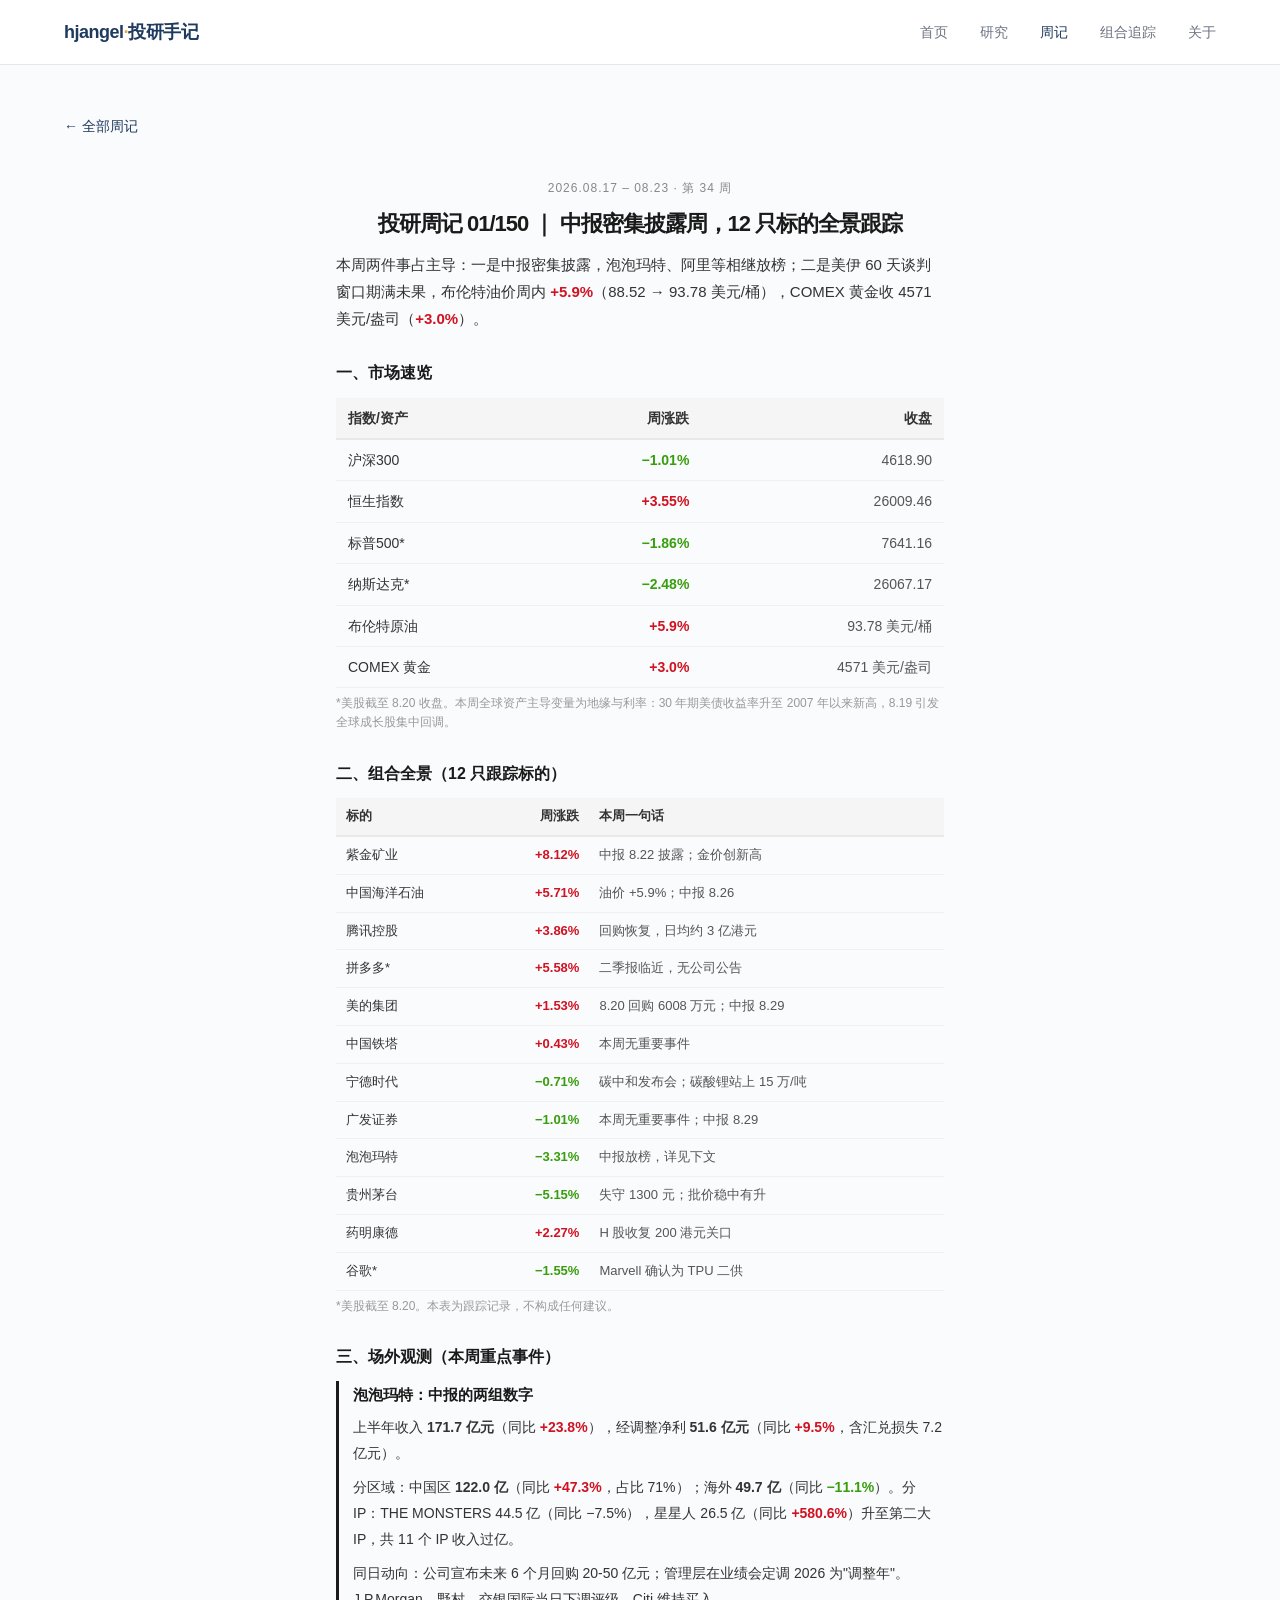
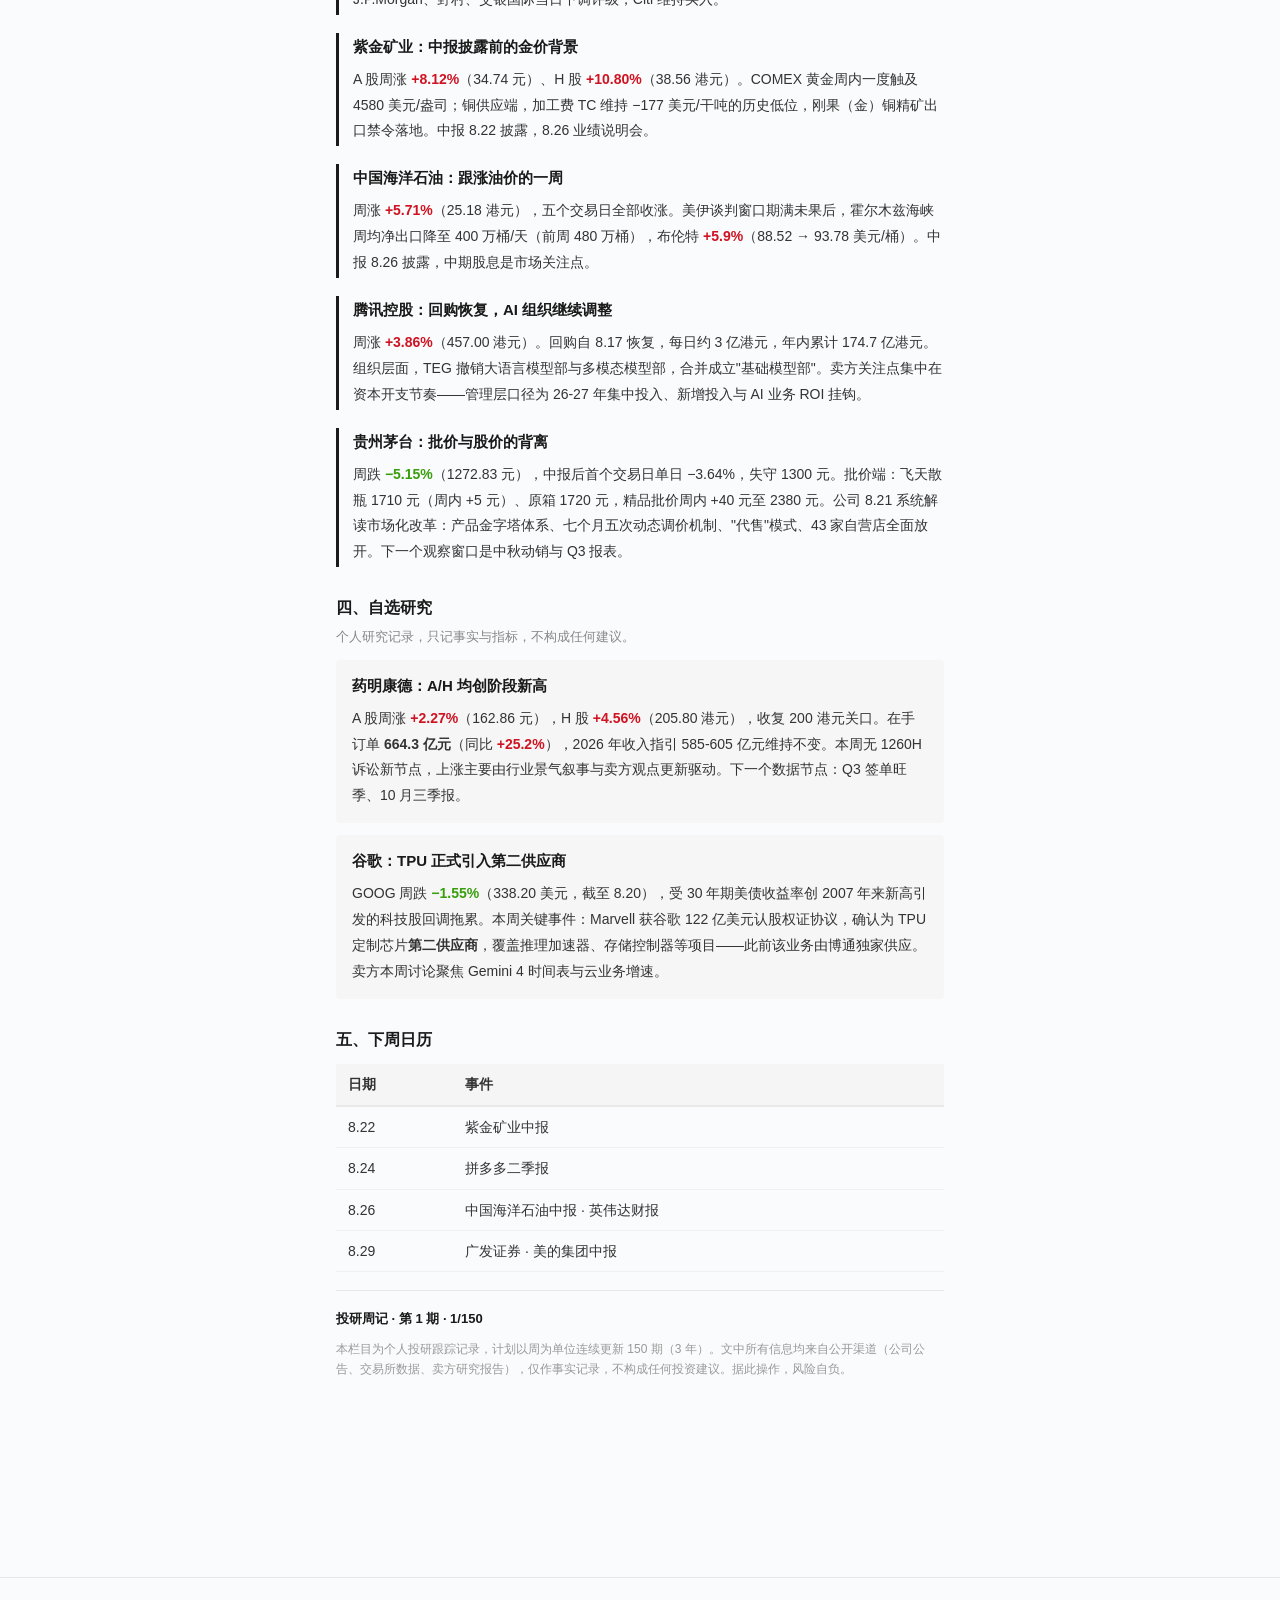
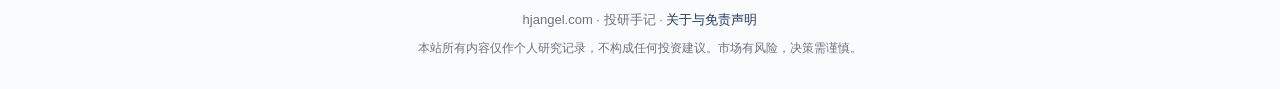
<file: weekly/01.html>
<!DOCTYPE html>
<html lang="zh-CN">
<head>
    <meta charset="UTF-8">
    <meta name="viewport" content="width=device-width, initial-scale=1.0">
    <meta name="description" content="投研周记 01/150 · W34 · 中报密集披露周，12 只标的全景跟踪">
    <title>投研周记 01/150 ｜ 中报密集披露周，12 只标的全景跟踪 · hjangel.com</title>
    <link rel="stylesheet" href="../assets/style.css">
</head>
<body>

<nav class="nav">
    <div class="nav-container">
        <a href="../index.html" class="nav-logo">hjangel<span class="accent">·</span>投研手记</a>
        <ul class="nav-links">
            <li><a href="../index.html">首页</a></li>
            <li><a href="../research.html">研究</a></li>
            <li><a href="../weekly.html" class="active">周记</a></li>
            <li><a href="../portfolio.html">组合追踪</a></li>
            <li><a href="../about.html">关于</a></li>
        </ul>
    </div>
</nav>

<main class="container">
    <p style="margin:0 0 4px 0;"><a href="../weekly.html" style="color:#1F3A5F;text-decoration:none;font-size:14px;">← 全部周记</a></p>
    <div style="max-width:680px;margin:0 auto;padding:12px 0 32px 0;font-family:-apple-system,PingFang SC,Microsoft YaHei,sans-serif;">
<div style="max-width:640px;margin:0 auto;padding:24px 16px;font-family:-apple-system,PingFang SC,Microsoft YaHei,sans-serif;">

<!-- ===== 头部 ===== -->
<div style="text-align:center;margin:0 0 20px 0;">
<p style="font-size:12px;color:#888;margin:0 0 8px 0;letter-spacing:1px;">2026.08.17 – 08.23 · 第 34 周</p>
<h1 style="font-size:22px;color:#1a1a1a;margin:0 0 10px 0;font-weight:700;">投研周记 01/150 ｜ 中报密集披露周，12 只标的全景跟踪</h1>
<p style="font-size:15px;color:#333;line-height:1.8;margin:0;text-align:left;">
本周两件事占主导：一是中报密集披露，泡泡玛特、阿里等相继放榜；二是美伊 60 天谈判窗口期满未果，布伦特油价周内 <strong style="color:#cf1322;">+5.9%</strong>（88.52 → 93.78 美元/桶），COMEX 黄金收 4571 美元/盎司（<strong style="color:#cf1322;">+3.0%</strong>）。
</p>
</div>

<!-- ===== 一、市场速览 ===== -->
<p style="font-size:16px;color:#1a1a1a;font-weight:700;margin:28px 0 12px 0;">一、市场速览</p>

<table style="width:100%;border-collapse:collapse;font-size:14px;margin:0 0 6px 0;">
<thead>
<tr>
<td style="padding:9px 12px;background:#f5f5f5;font-weight:600;color:#333;border-bottom:2px solid #e8e8e8;">指数/资产</td>
<td style="padding:9px 12px;background:#f5f5f5;font-weight:600;color:#333;border-bottom:2px solid #e8e8e8;text-align:right;">周涨跌</td>
<td style="padding:9px 12px;background:#f5f5f5;font-weight:600;color:#333;border-bottom:2px solid #e8e8e8;text-align:right;">收盘</td>
</tr>
</thead>
<tbody>
<tr>
<td style="padding:9px 12px;border-bottom:1px solid #f0f0f0;color:#333;">沪深300</td>
<td style="padding:9px 12px;border-bottom:1px solid #f0f0f0;text-align:right;font-weight:600;color:#389e0d;">−1.01%</td>
<td style="padding:9px 12px;border-bottom:1px solid #f0f0f0;text-align:right;color:#555;">4618.90</td>
</tr>
<tr>
<td style="padding:9px 12px;border-bottom:1px solid #f0f0f0;color:#333;">恒生指数</td>
<td style="padding:9px 12px;border-bottom:1px solid #f0f0f0;text-align:right;font-weight:600;color:#cf1322;">+3.55%</td>
<td style="padding:9px 12px;border-bottom:1px solid #f0f0f0;text-align:right;color:#555;">26009.46</td>
</tr>
<tr>
<td style="padding:9px 12px;border-bottom:1px solid #f0f0f0;color:#333;">标普500*</td>
<td style="padding:9px 12px;border-bottom:1px solid #f0f0f0;text-align:right;font-weight:600;color:#389e0d;">−1.86%</td>
<td style="padding:9px 12px;border-bottom:1px solid #f0f0f0;text-align:right;color:#555;">7641.16</td>
</tr>
<tr>
<td style="padding:9px 12px;border-bottom:1px solid #f0f0f0;color:#333;">纳斯达克*</td>
<td style="padding:9px 12px;border-bottom:1px solid #f0f0f0;text-align:right;font-weight:600;color:#389e0d;">−2.48%</td>
<td style="padding:9px 12px;border-bottom:1px solid #f0f0f0;text-align:right;color:#555;">26067.17</td>
</tr>
<tr>
<td style="padding:9px 12px;border-bottom:1px solid #f0f0f0;color:#333;">布伦特原油</td>
<td style="padding:9px 12px;border-bottom:1px solid #f0f0f0;text-align:right;font-weight:600;color:#cf1322;">+5.9%</td>
<td style="padding:9px 12px;border-bottom:1px solid #f0f0f0;text-align:right;color:#555;">93.78 美元/桶</td>
</tr>
<tr>
<td style="padding:9px 12px;border-bottom:1px solid #f0f0f0;color:#333;">COMEX 黄金</td>
<td style="padding:9px 12px;border-bottom:1px solid #f0f0f0;text-align:right;font-weight:600;color:#cf1322;">+3.0%</td>
<td style="padding:9px 12px;border-bottom:1px solid #f0f0f0;text-align:right;color:#555;">4571 美元/盎司</td>
</tr>
</tbody>
</table>
<p style="font-size:12px;color:#999;margin:0 0 14px 0;line-height:1.6;">*美股截至 8.20 收盘。本周全球资产主导变量为地缘与利率：30 年期美债收益率升至 2007 年以来新高，8.19 引发全球成长股集中回调。</p>

<!-- ===== 二、组合全景 ===== -->
<p style="font-size:16px;color:#1a1a1a;font-weight:700;margin:28px 0 12px 0;">二、组合全景（12 只跟踪标的）</p>

<table style="width:100%;border-collapse:collapse;font-size:13px;margin:0 0 6px 0;">
<thead>
<tr>
<td style="padding:8px 10px;background:#f5f5f5;font-weight:600;color:#333;border-bottom:2px solid #e8e8e8;">标的</td>
<td style="padding:8px 10px;background:#f5f5f5;font-weight:600;color:#333;border-bottom:2px solid #e8e8e8;text-align:right;">周涨跌</td>
<td style="padding:8px 10px;background:#f5f5f5;font-weight:600;color:#333;border-bottom:2px solid #e8e8e8;">本周一句话</td>
</tr>
</thead>
<tbody>
<tr>
<td style="padding:8px 10px;border-bottom:1px solid #f0f0f0;color:#333;">紫金矿业</td>
<td style="padding:8px 10px;border-bottom:1px solid #f0f0f0;text-align:right;font-weight:600;color:#cf1322;">+8.12%</td>
<td style="padding:8px 10px;border-bottom:1px solid #f0f0f0;color:#555;">中报 8.22 披露；金价创新高</td>
</tr>
<tr>
<td style="padding:8px 10px;border-bottom:1px solid #f0f0f0;color:#333;">中国海洋石油</td>
<td style="padding:8px 10px;border-bottom:1px solid #f0f0f0;text-align:right;font-weight:600;color:#cf1322;">+5.71%</td>
<td style="padding:8px 10px;border-bottom:1px solid #f0f0f0;color:#555;">油价 +5.9%；中报 8.26</td>
</tr>
<tr>
<td style="padding:8px 10px;border-bottom:1px solid #f0f0f0;color:#333;">腾讯控股</td>
<td style="padding:8px 10px;border-bottom:1px solid #f0f0f0;text-align:right;font-weight:600;color:#cf1322;">+3.86%</td>
<td style="padding:8px 10px;border-bottom:1px solid #f0f0f0;color:#555;">回购恢复，日均约 3 亿港元</td>
</tr>
<tr>
<td style="padding:8px 10px;border-bottom:1px solid #f0f0f0;color:#333;">拼多多*</td>
<td style="padding:8px 10px;border-bottom:1px solid #f0f0f0;text-align:right;font-weight:600;color:#cf1322;">+5.58%</td>
<td style="padding:8px 10px;border-bottom:1px solid #f0f0f0;color:#555;">二季报临近，无公司公告</td>
</tr>
<tr>
<td style="padding:8px 10px;border-bottom:1px solid #f0f0f0;color:#333;">美的集团</td>
<td style="padding:8px 10px;border-bottom:1px solid #f0f0f0;text-align:right;font-weight:600;color:#cf1322;">+1.53%</td>
<td style="padding:8px 10px;border-bottom:1px solid #f0f0f0;color:#555;">8.20 回购 6008 万元；中报 8.29</td>
</tr>
<tr>
<td style="padding:8px 10px;border-bottom:1px solid #f0f0f0;color:#333;">中国铁塔</td>
<td style="padding:8px 10px;border-bottom:1px solid #f0f0f0;text-align:right;font-weight:600;color:#cf1322;">+0.43%</td>
<td style="padding:8px 10px;border-bottom:1px solid #f0f0f0;color:#555;">本周无重要事件</td>
</tr>
<tr>
<td style="padding:8px 10px;border-bottom:1px solid #f0f0f0;color:#333;">宁德时代</td>
<td style="padding:8px 10px;border-bottom:1px solid #f0f0f0;text-align:right;font-weight:600;color:#389e0d;">−0.71%</td>
<td style="padding:8px 10px;border-bottom:1px solid #f0f0f0;color:#555;">碳中和发布会；碳酸锂站上 15 万/吨</td>
</tr>
<tr>
<td style="padding:8px 10px;border-bottom:1px solid #f0f0f0;color:#333;">广发证券</td>
<td style="padding:8px 10px;border-bottom:1px solid #f0f0f0;text-align:right;font-weight:600;color:#389e0d;">−1.01%</td>
<td style="padding:8px 10px;border-bottom:1px solid #f0f0f0;color:#555;">本周无重要事件；中报 8.29</td>
</tr>
<tr>
<td style="padding:8px 10px;border-bottom:1px solid #f0f0f0;color:#333;">泡泡玛特</td>
<td style="padding:8px 10px;border-bottom:1px solid #f0f0f0;text-align:right;font-weight:600;color:#389e0d;">−3.31%</td>
<td style="padding:8px 10px;border-bottom:1px solid #f0f0f0;color:#555;">中报放榜，详见下文</td>
</tr>
<tr>
<td style="padding:8px 10px;border-bottom:1px solid #f0f0f0;color:#333;">贵州茅台</td>
<td style="padding:8px 10px;border-bottom:1px solid #f0f0f0;text-align:right;font-weight:600;color:#389e0d;">−5.15%</td>
<td style="padding:8px 10px;border-bottom:1px solid #f0f0f0;color:#555;">失守 1300 元；批价稳中有升</td>
</tr>
<tr>
<td style="padding:8px 10px;border-bottom:1px solid #f0f0f0;color:#333;">药明康德</td>
<td style="padding:8px 10px;border-bottom:1px solid #f0f0f0;text-align:right;font-weight:600;color:#cf1322;">+2.27%</td>
<td style="padding:8px 10px;border-bottom:1px solid #f0f0f0;color:#555;">H 股收复 200 港元关口</td>
</tr>
<tr>
<td style="padding:8px 10px;border-bottom:1px solid #f0f0f0;color:#333;">谷歌*</td>
<td style="padding:8px 10px;border-bottom:1px solid #f0f0f0;text-align:right;font-weight:600;color:#389e0d;">−1.55%</td>
<td style="padding:8px 10px;border-bottom:1px solid #f0f0f0;color:#555;">Marvell 确认为 TPU 二供</td>
</tr>
</tbody>
</table>
<p style="font-size:12px;color:#999;margin:0 0 14px 0;line-height:1.6;">*美股截至 8.20。本表为跟踪记录，不构成任何建议。</p>

<!-- ===== 三、本周重点 ===== -->
<p style="font-size:16px;color:#1a1a1a;font-weight:700;margin:28px 0 12px 0;">三、场外观测（本周重点事件）</p>

<!-- 泡泡玛特 -->
<div style="border-left:3px solid #1a1a1a;padding:2px 0 2px 14px;margin:0 0 18px 0;">
<p style="font-size:15px;color:#1a1a1a;font-weight:600;margin:0 0 8px 0;">泡泡玛特：中报的两组数字</p>
<p style="font-size:14px;color:#333;line-height:1.85;margin:0 0 8px 0;">
上半年收入 <strong>171.7 亿元</strong>（同比 <strong style="color:#cf1322;">+23.8%</strong>），经调整净利 <strong>51.6 亿元</strong>（同比 <strong style="color:#cf1322;">+9.5%</strong>，含汇兑损失 7.2 亿元）。
</p>
<p style="font-size:14px;color:#333;line-height:1.85;margin:0 0 8px 0;">
分区域：中国区 <strong>122.0 亿</strong>（同比 <strong style="color:#cf1322;">+47.3%</strong>，占比 71%）；海外 <strong>49.7 亿</strong>（同比 <strong style="color:#389e0d;">−11.1%</strong>）。分 IP：THE MONSTERS 44.5 亿（同比 −7.5%），星星人 26.5 亿（同比 <strong style="color:#cf1322;">+580.6%</strong>）升至第二大 IP，共 11 个 IP 收入过亿。
</p>
<p style="font-size:14px;color:#333;line-height:1.85;margin:0;">
同日动向：公司宣布未来 6 个月回购 20-50 亿元；管理层在业绩会定调 2026 为"调整年"。J.P.Morgan、野村、交银国际当日下调评级，Citi 维持买入。
</p>
</div>

<!-- 紫金 -->
<div style="border-left:3px solid #1a1a1a;padding:2px 0 2px 14px;margin:0 0 18px 0;">
<p style="font-size:15px;color:#1a1a1a;font-weight:600;margin:0 0 8px 0;">紫金矿业：中报披露前的金价背景</p>
<p style="font-size:14px;color:#333;line-height:1.85;margin:0;">
A 股周涨 <strong style="color:#cf1322;">+8.12%</strong>（34.74 元）、H 股 <strong style="color:#cf1322;">+10.80%</strong>（38.56 港元）。COMEX 黄金周内一度触及 4580 美元/盎司；铜供应端，加工费 TC 维持 −177 美元/干吨的历史低位，刚果（金）铜精矿出口禁令落地。中报 8.22 披露，8.26 业绩说明会。
</p>
</div>

<!-- 海油 -->
<div style="border-left:3px solid #1a1a1a;padding:2px 0 2px 14px;margin:0 0 18px 0;">
<p style="font-size:15px;color:#1a1a1a;font-weight:600;margin:0 0 8px 0;">中国海洋石油：跟涨油价的一周</p>
<p style="font-size:14px;color:#333;line-height:1.85;margin:0;">
周涨 <strong style="color:#cf1322;">+5.71%</strong>（25.18 港元），五个交易日全部收涨。美伊谈判窗口期满未果后，霍尔木兹海峡周均净出口降至 400 万桶/天（前周 480 万桶），布伦特 <strong style="color:#cf1322;">+5.9%</strong>（88.52 → 93.78 美元/桶）。中报 8.26 披露，中期股息是市场关注点。
</p>
</div>

<!-- 腾讯 -->
<div style="border-left:3px solid #1a1a1a;padding:2px 0 2px 14px;margin:0 0 18px 0;">
<p style="font-size:15px;color:#1a1a1a;font-weight:600;margin:0 0 8px 0;">腾讯控股：回购恢复，AI 组织继续调整</p>
<p style="font-size:14px;color:#333;line-height:1.85;margin:0;">
周涨 <strong style="color:#cf1322;">+3.86%</strong>（457.00 港元）。回购自 8.17 恢复，每日约 3 亿港元，年内累计 174.7 亿港元。组织层面，TEG 撤销大语言模型部与多模态模型部，合并成立"基础模型部"。卖方关注点集中在资本开支节奏——管理层口径为 26-27 年集中投入、新增投入与 AI 业务 ROI 挂钩。
</p>
</div>

<!-- 茅台 -->
<div style="border-left:3px solid #1a1a1a;padding:2px 0 2px 14px;margin:0 0 18px 0;">
<p style="font-size:15px;color:#1a1a1a;font-weight:600;margin:0 0 8px 0;">贵州茅台：批价与股价的背离</p>
<p style="font-size:14px;color:#333;line-height:1.85;margin:0;">
周跌 <strong style="color:#389e0d;">−5.15%</strong>（1272.83 元），中报后首个交易日单日 −3.64%，失守 1300 元。批价端：飞天散瓶 1710 元（周内 +5 元）、原箱 1720 元，精品批价周内 +40 元至 2380 元。公司 8.21 系统解读市场化改革：产品金字塔体系、七个月五次动态调价机制、"代售"模式、43 家自营店全面放开。下一个观察窗口是中秋动销与 Q3 报表。
</p>
</div>

<!-- ===== 四、自选研究 ===== -->
<p style="font-size:16px;color:#1a1a1a;font-weight:700;margin:28px 0 6px 0;">四、自选研究</p>
<p style="font-size:13px;color:#888;margin:0 0 12px 0;">个人研究记录，只记事实与指标，不构成任何建议。</p>

<div style="background:#f6f6f6;border-radius:4px;padding:14px 16px;margin:0 0 12px 0;">
<p style="font-size:15px;color:#1a1a1a;font-weight:600;margin:0 0 8px 0;">药明康德：A/H 均创阶段新高</p>
<p style="font-size:14px;color:#333;line-height:1.85;margin:0;">
A 股周涨 <strong style="color:#cf1322;">+2.27%</strong>（162.86 元），H 股 <strong style="color:#cf1322;">+4.56%</strong>（205.80 港元），收复 200 港元关口。在手订单 <strong>664.3 亿元</strong>（同比 <strong style="color:#cf1322;">+25.2%</strong>），2026 年收入指引 585-605 亿元维持不变。本周无 1260H 诉讼新节点，上涨主要由行业景气叙事与卖方观点更新驱动。下一个数据节点：Q3 签单旺季、10 月三季报。
</p>
</div>

<div style="background:#f6f6f6;border-radius:4px;padding:14px 16px;margin:0 0 12px 0;">
<p style="font-size:15px;color:#1a1a1a;font-weight:600;margin:0 0 8px 0;">谷歌：TPU 正式引入第二供应商</p>
<p style="font-size:14px;color:#333;line-height:1.85;margin:0;">
GOOG 周跌 <strong style="color:#389e0d;">−1.55%</strong>（338.20 美元，截至 8.20），受 30 年期美债收益率创 2007 年来新高引发的科技股回调拖累。本周关键事件：Marvell 获谷歌 122 亿美元认股权证协议，确认为 TPU 定制芯片<strong>第二供应商</strong>，覆盖推理加速器、存储控制器等项目——此前该业务由博通独家供应。卖方本周讨论聚焦 Gemini 4 时间表与云业务增速。
</p>
</div>

<!-- ===== 五、下周日历 ===== -->
<p style="font-size:16px;color:#1a1a1a;font-weight:700;margin:28px 0 12px 0;">五、下周日历</p>

<table style="width:100%;border-collapse:collapse;font-size:14px;margin:0 0 18px 0;">
<thead>
<tr>
<td style="padding:9px 12px;background:#f5f5f5;font-weight:600;color:#333;border-bottom:2px solid #e8e8e8;">日期</td>
<td style="padding:9px 12px;background:#f5f5f5;font-weight:600;color:#333;border-bottom:2px solid #e8e8e8;">事件</td>
</tr>
</thead>
<tbody>
<tr>
<td style="padding:9px 12px;border-bottom:1px solid #f0f0f0;color:#333;white-space:nowrap;">8.22</td>
<td style="padding:9px 12px;border-bottom:1px solid #f0f0f0;color:#333;">紫金矿业中报</td>
</tr>
<tr>
<td style="padding:9px 12px;border-bottom:1px solid #f0f0f0;color:#333;white-space:nowrap;">8.24</td>
<td style="padding:9px 12px;border-bottom:1px solid #f0f0f0;color:#333;">拼多多二季报</td>
</tr>
<tr>
<td style="padding:9px 12px;border-bottom:1px solid #f0f0f0;color:#333;white-space:nowrap;">8.26</td>
<td style="padding:9px 12px;border-bottom:1px solid #f0f0f0;color:#333;">中国海洋石油中报 · 英伟达财报</td>
</tr>
<tr>
<td style="padding:9px 12px;border-bottom:1px solid #f0f0f0;color:#333;white-space:nowrap;">8.29</td>
<td style="padding:9px 12px;border-bottom:1px solid #f0f0f0;color:#333;">广发证券 · 美的集团中报</td>
</tr>
</tbody>
</table>

<!-- ===== 尾部 ===== -->
<div style="border-top:1px solid #e8e8e8;padding-top:16px;margin:0 0 14px 0;">
<p style="font-size:13px;color:#1a1a1a;line-height:1.8;margin:0 0 8px 0;">
<strong>投研周记 · 第 1 期 · 1/150</strong>
</p>
<p style="font-size:12px;color:#999;line-height:1.7;margin:0;">
本栏目为个人投研跟踪记录，计划以周为单位连续更新 150 期（3 年）。文中所有信息均来自公开渠道（公司公告、交易所数据、卖方研究报告），仅作事实记录，不构成任何投资建议。据此操作，风险自负。
</p>
</div>

</div>
    </div>
</main>

<footer class="footer">
    <div>hjangel.com · 投研手记 · <a href="../about.html">关于与免责声明</a></div>
    <div class="disclaimer">本站所有内容仅作个人研究记录，不构成任何投资建议。市场有风险，决策需谨慎。</div>
</footer>

</body>
</html>
</file>
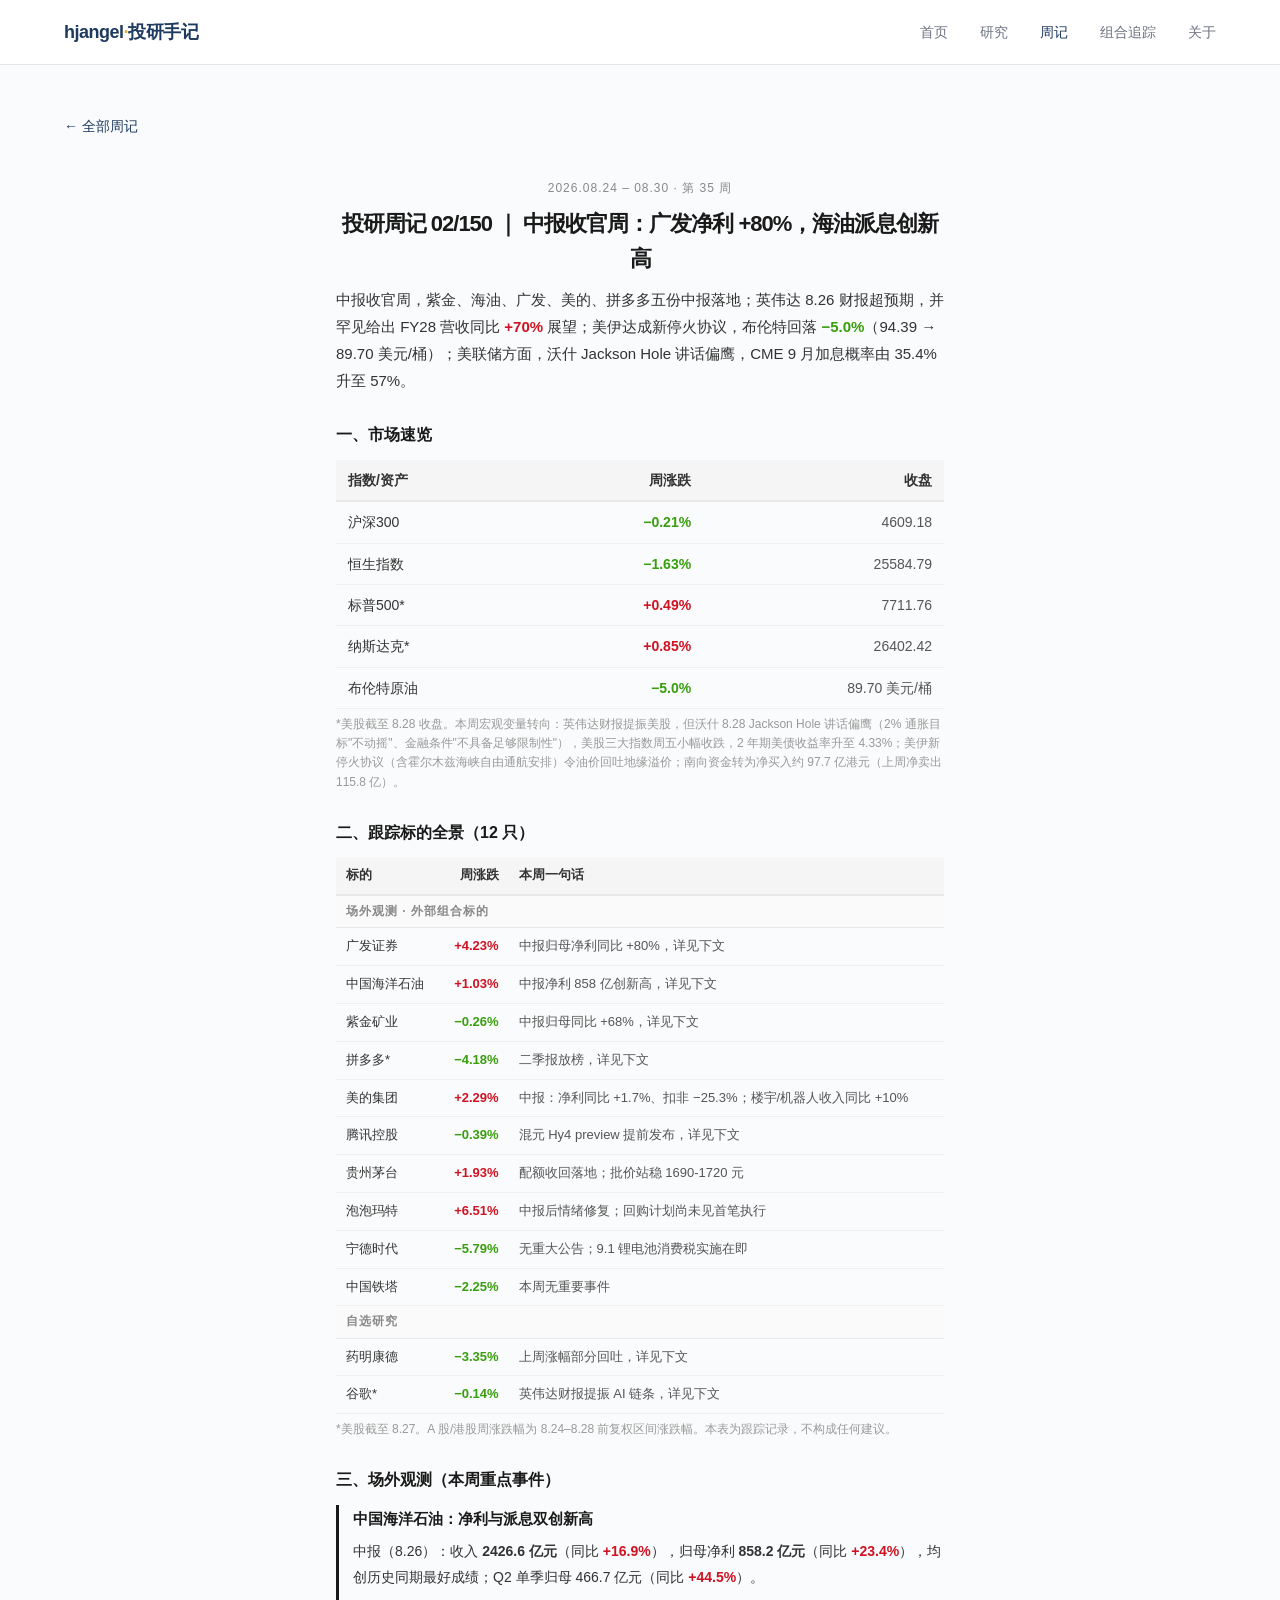
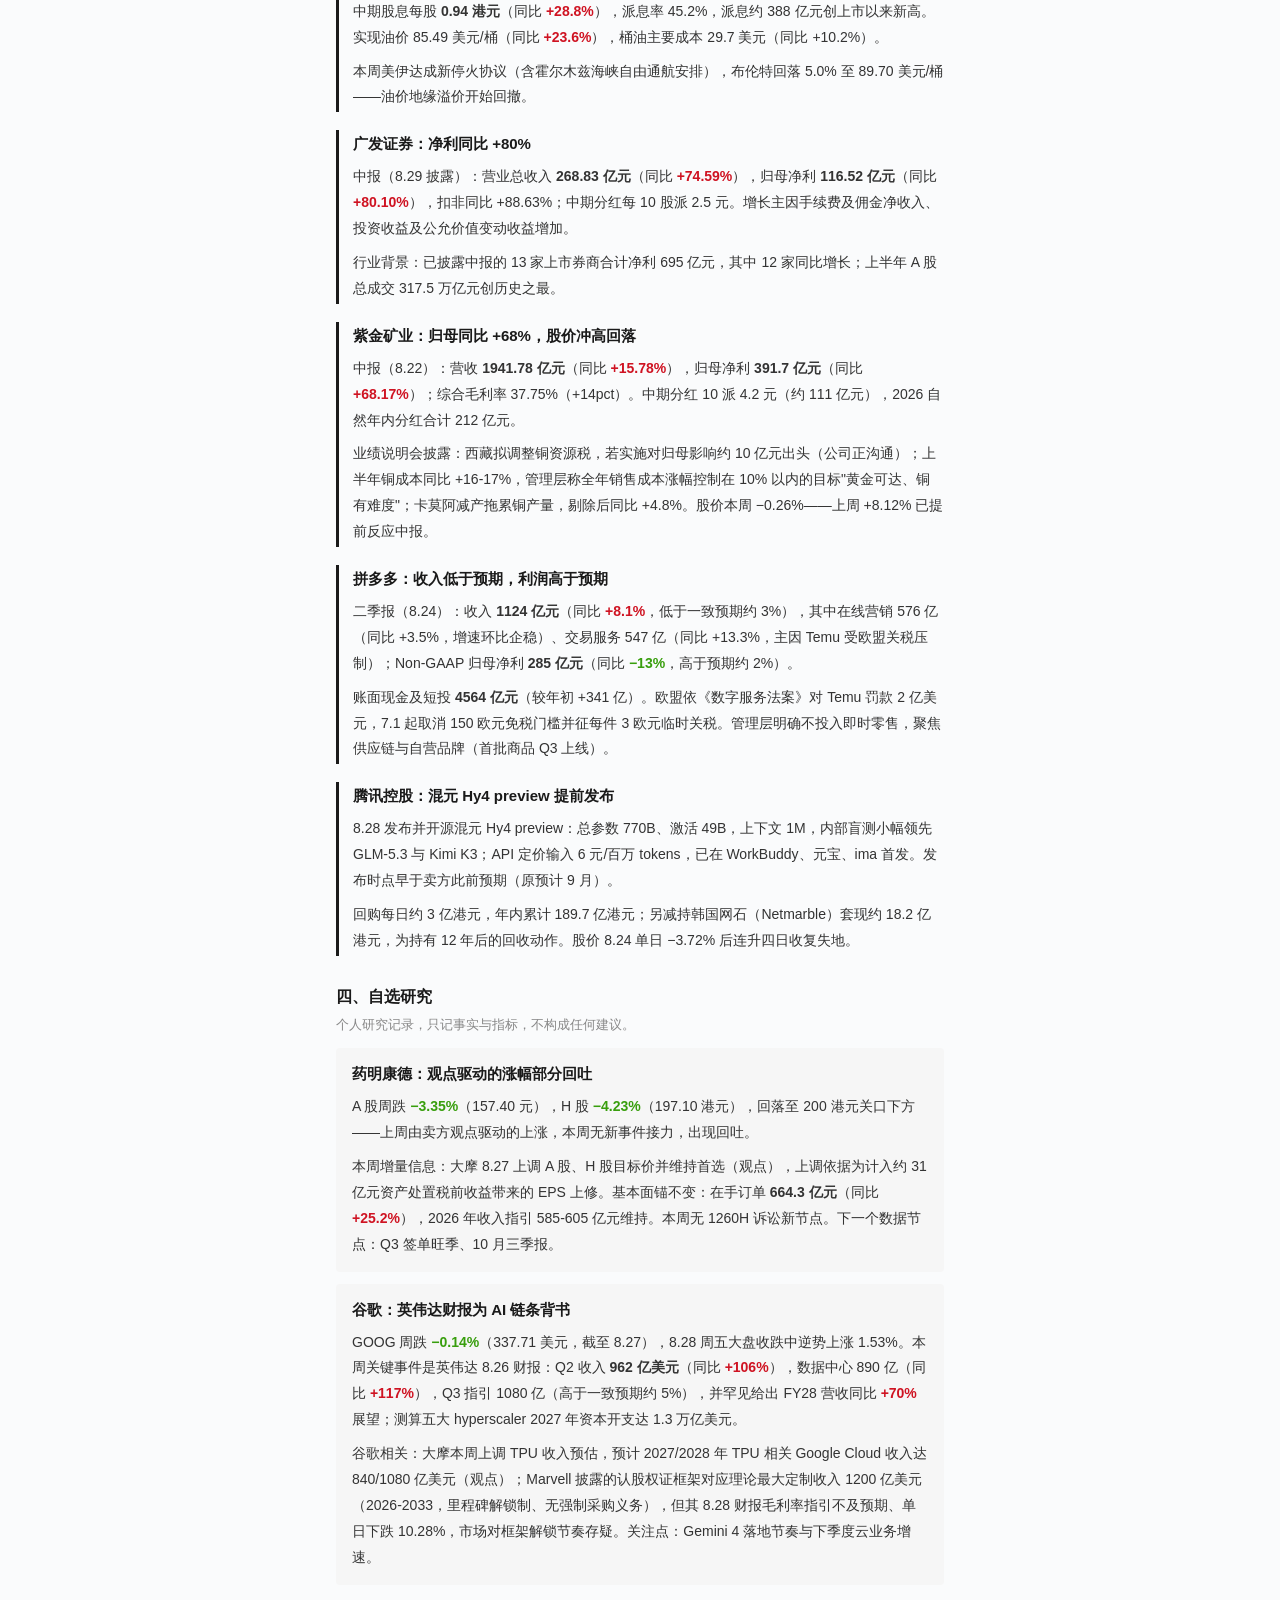
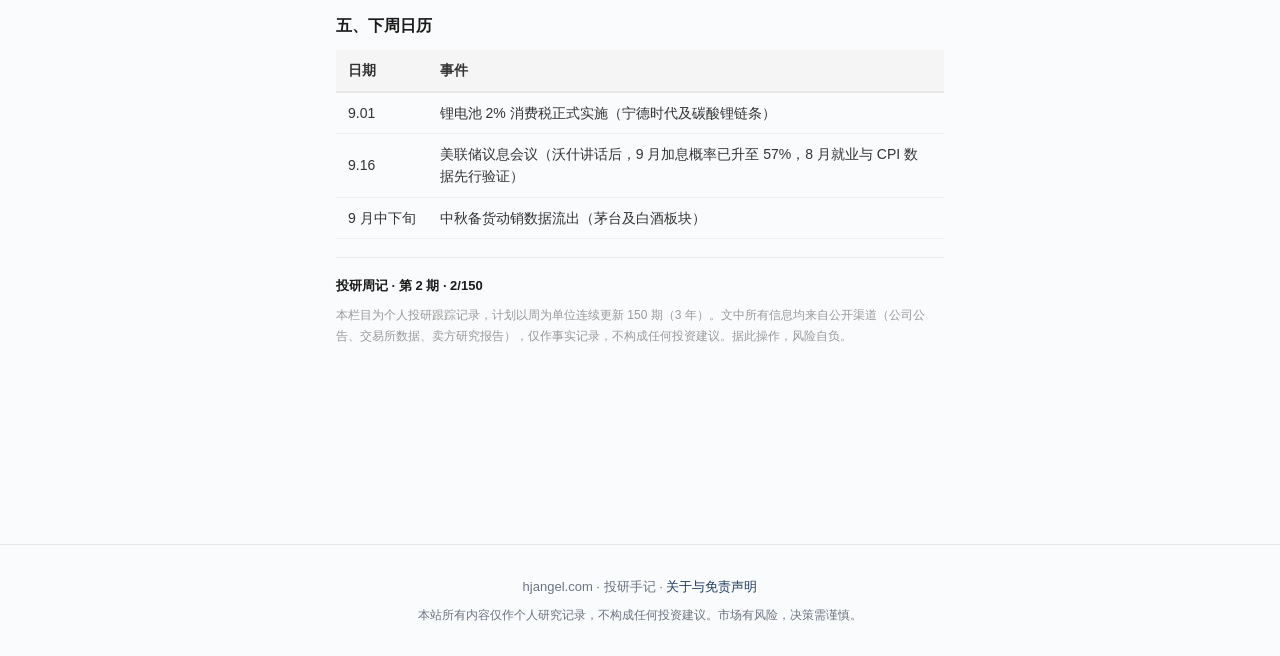
<file: weekly/02.html>
<!DOCTYPE html>
<html lang="zh-CN">
<head>
    <meta charset="UTF-8">
    <meta name="viewport" content="width=device-width, initial-scale=1.0">
    <meta name="description" content="投研周记 02/150 · W35 · 中报收官周：广发净利 +80%，海油派息创新高">
    <title>投研周记 02/150 ｜ 中报收官周：广发净利 +80%，海油派息创新高 · hjangel.com</title>
    <link rel="stylesheet" href="../assets/style.css">
</head>
<body>

<nav class="nav">
    <div class="nav-container">
        <a href="../index.html" class="nav-logo">hjangel<span class="accent">·</span>投研手记</a>
        <ul class="nav-links">
            <li><a href="../index.html">首页</a></li>
            <li><a href="../research.html">研究</a></li>
            <li><a href="../weekly.html" class="active">周记</a></li>
            <li><a href="../portfolio.html">组合追踪</a></li>
            <li><a href="../about.html">关于</a></li>
        </ul>
    </div>
</nav>

<main class="container">
    <p style="margin:0 0 4px 0;"><a href="../weekly.html" style="color:#1F3A5F;text-decoration:none;font-size:14px;">← 全部周记</a></p>
    <div style="max-width:680px;margin:0 auto;padding:12px 0 32px 0;font-family:-apple-system,PingFang SC,Microsoft YaHei,sans-serif;">
<div style="max-width:640px;margin:0 auto;padding:24px 16px;font-family:-apple-system,PingFang SC,Microsoft YaHei,sans-serif;">

<!-- ===== 头部 ===== -->
<div style="text-align:center;margin:0 0 20px 0;">
<p style="font-size:12px;color:#888;margin:0 0 8px 0;letter-spacing:1px;">2026.08.24 – 08.30 · 第 35 周</p>
<h1 style="font-size:22px;color:#1a1a1a;margin:0 0 10px 0;font-weight:700;">投研周记 02/150 ｜ 中报收官周：广发净利 +80%，海油派息创新高</h1>
<p style="font-size:15px;color:#333;line-height:1.8;margin:0;text-align:left;">
中报收官周，紫金、海油、广发、美的、拼多多五份中报落地；英伟达 8.26 财报超预期，并罕见给出 FY28 营收同比 <strong style="color:#cf1322;">+70%</strong> 展望；美伊达成新停火协议，布伦特回落 <strong style="color:#389e0d;">−5.0%</strong>（94.39 → 89.70 美元/桶）；美联储方面，沃什 Jackson Hole 讲话偏鹰，CME 9 月加息概率由 35.4% 升至 57%。
</p>
</div>

<!-- ===== 一、市场速览 ===== -->
<p style="font-size:16px;color:#1a1a1a;font-weight:700;margin:28px 0 12px 0;">一、市场速览</p>

<table style="width:100%;border-collapse:collapse;font-size:14px;margin:0 0 6px 0;">
<thead>
<tr>
<td style="padding:9px 12px;background:#f5f5f5;font-weight:600;color:#333;border-bottom:2px solid #e8e8e8;">指数/资产</td>
<td style="padding:9px 12px;background:#f5f5f5;font-weight:600;color:#333;border-bottom:2px solid #e8e8e8;text-align:right;">周涨跌</td>
<td style="padding:9px 12px;background:#f5f5f5;font-weight:600;color:#333;border-bottom:2px solid #e8e8e8;text-align:right;">收盘</td>
</tr>
</thead>
<tbody>
<tr>
<td style="padding:9px 12px;border-bottom:1px solid #f0f0f0;color:#333;">沪深300</td>
<td style="padding:9px 12px;border-bottom:1px solid #f0f0f0;text-align:right;font-weight:600;color:#389e0d;">−0.21%</td>
<td style="padding:9px 12px;border-bottom:1px solid #f0f0f0;text-align:right;color:#555;">4609.18</td>
</tr>
<tr>
<td style="padding:9px 12px;border-bottom:1px solid #f0f0f0;color:#333;">恒生指数</td>
<td style="padding:9px 12px;border-bottom:1px solid #f0f0f0;text-align:right;font-weight:600;color:#389e0d;">−1.63%</td>
<td style="padding:9px 12px;border-bottom:1px solid #f0f0f0;text-align:right;color:#555;">25584.79</td>
</tr>
<tr>
<td style="padding:9px 12px;border-bottom:1px solid #f0f0f0;color:#333;">标普500*</td>
<td style="padding:9px 12px;border-bottom:1px solid #f0f0f0;text-align:right;font-weight:600;color:#cf1322;">+0.49%</td>
<td style="padding:9px 12px;border-bottom:1px solid #f0f0f0;text-align:right;color:#555;">7711.76</td>
</tr>
<tr>
<td style="padding:9px 12px;border-bottom:1px solid #f0f0f0;color:#333;">纳斯达克*</td>
<td style="padding:9px 12px;border-bottom:1px solid #f0f0f0;text-align:right;font-weight:600;color:#cf1322;">+0.85%</td>
<td style="padding:9px 12px;border-bottom:1px solid #f0f0f0;text-align:right;color:#555;">26402.42</td>
</tr>
<tr>
<td style="padding:9px 12px;border-bottom:1px solid #f0f0f0;color:#333;">布伦特原油</td>
<td style="padding:9px 12px;border-bottom:1px solid #f0f0f0;text-align:right;font-weight:600;color:#389e0d;">−5.0%</td>
<td style="padding:9px 12px;border-bottom:1px solid #f0f0f0;text-align:right;color:#555;">89.70 美元/桶</td>
</tr>
</tbody>
</table>
<p style="font-size:12px;color:#999;margin:0 0 14px 0;line-height:1.6;">*美股截至 8.28 收盘。本周宏观变量转向：英伟达财报提振美股，但沃什 8.28 Jackson Hole 讲话偏鹰（2% 通胀目标"不动摇"、金融条件"不具备足够限制性"），美股三大指数周五小幅收跌，2 年期美债收益率升至 4.33%；美伊新停火协议（含霍尔木兹海峡自由通航安排）令油价回吐地缘溢价；南向资金转为净买入约 97.7 亿港元（上周净卖出 115.8 亿）。</p>

<!-- ===== 二、组合全景 ===== -->
<p style="font-size:16px;color:#1a1a1a;font-weight:700;margin:28px 0 12px 0;">二、跟踪标的全景（12 只）</p>

<table style="width:100%;border-collapse:collapse;font-size:13px;margin:0 0 6px 0;">
<thead>
<tr>
<td style="padding:8px 10px;background:#f5f5f5;font-weight:600;color:#333;border-bottom:2px solid #e8e8e8;">标的</td>
<td style="padding:8px 10px;background:#f5f5f5;font-weight:600;color:#333;border-bottom:2px solid #e8e8e8;text-align:right;">周涨跌</td>
<td style="padding:8px 10px;background:#f5f5f5;font-weight:600;color:#333;border-bottom:2px solid #e8e8e8;">本周一句话</td>
</tr>
</thead>
<tbody>
<tr>
<td colspan="3" style="padding:6px 10px;background:#fafafa;color:#888;font-size:12px;font-weight:600;letter-spacing:1px;border-bottom:1px solid #e8e8e8;">场外观测 · 外部组合标的</td>
</tr>
<tr>
<td style="padding:8px 10px;border-bottom:1px solid #f0f0f0;color:#333;">广发证券</td>
<td style="padding:8px 10px;border-bottom:1px solid #f0f0f0;text-align:right;font-weight:600;color:#cf1322;">+4.23%</td>
<td style="padding:8px 10px;border-bottom:1px solid #f0f0f0;color:#555;">中报归母净利同比 +80%，详见下文</td>
</tr>
<tr>
<td style="padding:8px 10px;border-bottom:1px solid #f0f0f0;color:#333;">中国海洋石油</td>
<td style="padding:8px 10px;border-bottom:1px solid #f0f0f0;text-align:right;font-weight:600;color:#cf1322;">+1.03%</td>
<td style="padding:8px 10px;border-bottom:1px solid #f0f0f0;color:#555;">中报净利 858 亿创新高，详见下文</td>
</tr>
<tr>
<td style="padding:8px 10px;border-bottom:1px solid #f0f0f0;color:#333;">紫金矿业</td>
<td style="padding:8px 10px;border-bottom:1px solid #f0f0f0;text-align:right;font-weight:600;color:#389e0d;">−0.26%</td>
<td style="padding:8px 10px;border-bottom:1px solid #f0f0f0;color:#555;">中报归母同比 +68%，详见下文</td>
</tr>
<tr>
<td style="padding:8px 10px;border-bottom:1px solid #f0f0f0;color:#333;">拼多多*</td>
<td style="padding:8px 10px;border-bottom:1px solid #f0f0f0;text-align:right;font-weight:600;color:#389e0d;">−4.18%</td>
<td style="padding:8px 10px;border-bottom:1px solid #f0f0f0;color:#555;">二季报放榜，详见下文</td>
</tr>
<tr>
<td style="padding:8px 10px;border-bottom:1px solid #f0f0f0;color:#333;">美的集团</td>
<td style="padding:8px 10px;border-bottom:1px solid #f0f0f0;text-align:right;font-weight:600;color:#cf1322;">+2.29%</td>
<td style="padding:8px 10px;border-bottom:1px solid #f0f0f0;color:#555;">中报：净利同比 +1.7%、扣非 −25.3%；楼宇/机器人收入同比 +10%</td>
</tr>
<tr>
<td style="padding:8px 10px;border-bottom:1px solid #f0f0f0;color:#333;">腾讯控股</td>
<td style="padding:8px 10px;border-bottom:1px solid #f0f0f0;text-align:right;font-weight:600;color:#389e0d;">−0.39%</td>
<td style="padding:8px 10px;border-bottom:1px solid #f0f0f0;color:#555;">混元 Hy4 preview 提前发布，详见下文</td>
</tr>
<tr>
<td style="padding:8px 10px;border-bottom:1px solid #f0f0f0;color:#333;">贵州茅台</td>
<td style="padding:8px 10px;border-bottom:1px solid #f0f0f0;text-align:right;font-weight:600;color:#cf1322;">+1.93%</td>
<td style="padding:8px 10px;border-bottom:1px solid #f0f0f0;color:#555;">配额收回落地；批价站稳 1690-1720 元</td>
</tr>
<tr>
<td style="padding:8px 10px;border-bottom:1px solid #f0f0f0;color:#333;">泡泡玛特</td>
<td style="padding:8px 10px;border-bottom:1px solid #f0f0f0;text-align:right;font-weight:600;color:#cf1322;">+6.51%</td>
<td style="padding:8px 10px;border-bottom:1px solid #f0f0f0;color:#555;">中报后情绪修复；回购计划尚未见首笔执行</td>
</tr>
<tr>
<td style="padding:8px 10px;border-bottom:1px solid #f0f0f0;color:#333;">宁德时代</td>
<td style="padding:8px 10px;border-bottom:1px solid #f0f0f0;text-align:right;font-weight:600;color:#389e0d;">−5.79%</td>
<td style="padding:8px 10px;border-bottom:1px solid #f0f0f0;color:#555;">无重大公告；9.1 锂电池消费税实施在即</td>
</tr>
<tr>
<td style="padding:8px 10px;border-bottom:1px solid #f0f0f0;color:#333;">中国铁塔</td>
<td style="padding:8px 10px;border-bottom:1px solid #f0f0f0;text-align:right;font-weight:600;color:#389e0d;">−2.25%</td>
<td style="padding:8px 10px;border-bottom:1px solid #f0f0f0;color:#555;">本周无重要事件</td>
</tr>
<tr>
<td colspan="3" style="padding:6px 10px;background:#fafafa;color:#888;font-size:12px;font-weight:600;letter-spacing:1px;border-bottom:1px solid #e8e8e8;">自选研究</td>
</tr>
<tr>
<td style="padding:8px 10px;border-bottom:1px solid #f0f0f0;color:#333;">药明康德</td>
<td style="padding:8px 10px;border-bottom:1px solid #f0f0f0;text-align:right;font-weight:600;color:#389e0d;">−3.35%</td>
<td style="padding:8px 10px;border-bottom:1px solid #f0f0f0;color:#555;">上周涨幅部分回吐，详见下文</td>
</tr>
<tr>
<td style="padding:8px 10px;border-bottom:1px solid #f0f0f0;color:#333;">谷歌*</td>
<td style="padding:8px 10px;border-bottom:1px solid #f0f0f0;text-align:right;font-weight:600;color:#389e0d;">−0.14%</td>
<td style="padding:8px 10px;border-bottom:1px solid #f0f0f0;color:#555;">英伟达财报提振 AI 链条，详见下文</td>
</tr>
</tbody>
</table>
<p style="font-size:12px;color:#999;margin:0 0 14px 0;line-height:1.6;">*美股截至 8.27。A 股/港股周涨跌幅为 8.24–8.28 前复权区间涨跌幅。本表为跟踪记录，不构成任何建议。</p>

<!-- ===== 三、场外观测 ===== -->
<p style="font-size:16px;color:#1a1a1a;font-weight:700;margin:28px 0 12px 0;">三、场外观测（本周重点事件）</p>

<!-- 海油 -->
<div style="border-left:3px solid #1a1a1a;padding:2px 0 2px 14px;margin:0 0 18px 0;">
<p style="font-size:15px;color:#1a1a1a;font-weight:600;margin:0 0 8px 0;">中国海洋石油：净利与派息双创新高</p>
<p style="font-size:14px;color:#333;line-height:1.85;margin:0 0 8px 0;">
中报（8.26）：收入 <strong>2426.6 亿元</strong>（同比 <strong style="color:#cf1322;">+16.9%</strong>），归母净利 <strong>858.2 亿元</strong>（同比 <strong style="color:#cf1322;">+23.4%</strong>），均创历史同期最好成绩；Q2 单季归母 466.7 亿元（同比 <strong style="color:#cf1322;">+44.5%</strong>）。
</p>
<p style="font-size:14px;color:#333;line-height:1.85;margin:0 0 8px 0;">
中期股息每股 <strong>0.94 港元</strong>（同比 <strong style="color:#cf1322;">+28.8%</strong>），派息率 45.2%，派息约 388 亿元创上市以来新高。实现油价 85.49 美元/桶（同比 <strong style="color:#cf1322;">+23.6%</strong>），桶油主要成本 29.7 美元（同比 +10.2%）。
</p>
<p style="font-size:14px;color:#333;line-height:1.85;margin:0;">
本周美伊达成新停火协议（含霍尔木兹海峡自由通航安排），布伦特回落 5.0% 至 89.70 美元/桶——油价地缘溢价开始回撤。
</p>
</div>

<!-- 广发 -->
<div style="border-left:3px solid #1a1a1a;padding:2px 0 2px 14px;margin:0 0 18px 0;">
<p style="font-size:15px;color:#1a1a1a;font-weight:600;margin:0 0 8px 0;">广发证券：净利同比 +80%</p>
<p style="font-size:14px;color:#333;line-height:1.85;margin:0 0 8px 0;">
中报（8.29 披露）：营业总收入 <strong>268.83 亿元</strong>（同比 <strong style="color:#cf1322;">+74.59%</strong>），归母净利 <strong>116.52 亿元</strong>（同比 <strong style="color:#cf1322;">+80.10%</strong>），扣非同比 +88.63%；中期分红每 10 股派 2.5 元。增长主因手续费及佣金净收入、投资收益及公允价值变动收益增加。
</p>
<p style="font-size:14px;color:#333;line-height:1.85;margin:0;">
行业背景：已披露中报的 13 家上市券商合计净利 695 亿元，其中 12 家同比增长；上半年 A 股总成交 317.5 万亿元创历史之最。
</p>
</div>

<!-- 紫金 -->
<div style="border-left:3px solid #1a1a1a;padding:2px 0 2px 14px;margin:0 0 18px 0;">
<p style="font-size:15px;color:#1a1a1a;font-weight:600;margin:0 0 8px 0;">紫金矿业：归母同比 +68%，股价冲高回落</p>
<p style="font-size:14px;color:#333;line-height:1.85;margin:0 0 8px 0;">
中报（8.22）：营收 <strong>1941.78 亿元</strong>（同比 <strong style="color:#cf1322;">+15.78%</strong>），归母净利 <strong>391.7 亿元</strong>（同比 <strong style="color:#cf1322;">+68.17%</strong>）；综合毛利率 37.75%（+14pct）。中期分红 10 派 4.2 元（约 111 亿元），2026 自然年内分红合计 212 亿元。
</p>
<p style="font-size:14px;color:#333;line-height:1.85;margin:0;">
业绩说明会披露：西藏拟调整铜资源税，若实施对归母影响约 10 亿元出头（公司正沟通）；上半年铜成本同比 +16-17%，管理层称全年销售成本涨幅控制在 10% 以内的目标"黄金可达、铜有难度"；卡莫阿减产拖累铜产量，剔除后同比 +4.8%。股价本周 −0.26%——上周 +8.12% 已提前反应中报。
</p>
</div>

<!-- 拼多多 -->
<div style="border-left:3px solid #1a1a1a;padding:2px 0 2px 14px;margin:0 0 18px 0;">
<p style="font-size:15px;color:#1a1a1a;font-weight:600;margin:0 0 8px 0;">拼多多：收入低于预期，利润高于预期</p>
<p style="font-size:14px;color:#333;line-height:1.85;margin:0 0 8px 0;">
二季报（8.24）：收入 <strong>1124 亿元</strong>（同比 <strong style="color:#cf1322;">+8.1%</strong>，低于一致预期约 3%），其中在线营销 576 亿（同比 +3.5%，增速环比企稳）、交易服务 547 亿（同比 +13.3%，主因 Temu 受欧盟关税压制）；Non-GAAP 归母净利 <strong>285 亿元</strong>（同比 <strong style="color:#389e0d;">−13%</strong>，高于预期约 2%）。
</p>
<p style="font-size:14px;color:#333;line-height:1.85;margin:0;">
账面现金及短投 <strong>4564 亿元</strong>（较年初 +341 亿）。欧盟依《数字服务法案》对 Temu 罚款 2 亿美元，7.1 起取消 150 欧元免税门槛并征每件 3 欧元临时关税。管理层明确不投入即时零售，聚焦供应链与自营品牌（首批商品 Q3 上线）。
</p>
</div>

<!-- 腾讯 -->
<div style="border-left:3px solid #1a1a1a;padding:2px 0 2px 14px;margin:0 0 18px 0;">
<p style="font-size:15px;color:#1a1a1a;font-weight:600;margin:0 0 8px 0;">腾讯控股：混元 Hy4 preview 提前发布</p>
<p style="font-size:14px;color:#333;line-height:1.85;margin:0 0 8px 0;">
8.28 发布并开源混元 Hy4 preview：总参数 770B、激活 49B，上下文 1M，内部盲测小幅领先 GLM-5.3 与 Kimi K3；API 定价输入 6 元/百万 tokens，已在 WorkBuddy、元宝、ima 首发。发布时点早于卖方此前预期（原预计 9 月）。
</p>
<p style="font-size:14px;color:#333;line-height:1.85;margin:0;">
回购每日约 3 亿港元，年内累计 189.7 亿港元；另减持韩国网石（Netmarble）套现约 18.2 亿港元，为持有 12 年后的回收动作。股价 8.24 单日 −3.72% 后连升四日收复失地。
</p>
</div>

<!-- ===== 四、自选研究 ===== -->
<p style="font-size:16px;color:#1a1a1a;font-weight:700;margin:28px 0 6px 0;">四、自选研究</p>
<p style="font-size:13px;color:#888;margin:0 0 12px 0;">个人研究记录，只记事实与指标，不构成任何建议。</p>

<div style="background:#f6f6f6;border-radius:4px;padding:14px 16px;margin:0 0 12px 0;">
<p style="font-size:15px;color:#1a1a1a;font-weight:600;margin:0 0 8px 0;">药明康德：观点驱动的涨幅部分回吐</p>
<p style="font-size:14px;color:#333;line-height:1.85;margin:0 0 8px 0;">
A 股周跌 <strong style="color:#389e0d;">−3.35%</strong>（157.40 元），H 股 <strong style="color:#389e0d;">−4.23%</strong>（197.10 港元），回落至 200 港元关口下方——上周由卖方观点驱动的上涨，本周无新事件接力，出现回吐。
</p>
<p style="font-size:14px;color:#333;line-height:1.85;margin:0;">
本周增量信息：大摩 8.27 上调 A 股、H 股目标价并维持首选（观点），上调依据为计入约 31 亿元资产处置税前收益带来的 EPS 上修。基本面锚不变：在手订单 <strong>664.3 亿元</strong>（同比 <strong style="color:#cf1322;">+25.2%</strong>），2026 年收入指引 585-605 亿元维持。本周无 1260H 诉讼新节点。下一个数据节点：Q3 签单旺季、10 月三季报。
</p>
</div>

<div style="background:#f6f6f6;border-radius:4px;padding:14px 16px;margin:0 0 12px 0;">
<p style="font-size:15px;color:#1a1a1a;font-weight:600;margin:0 0 8px 0;">谷歌：英伟达财报为 AI 链条背书</p>
<p style="font-size:14px;color:#333;line-height:1.85;margin:0 0 8px 0;">
GOOG 周跌 <strong style="color:#389e0d;">−0.14%</strong>（337.71 美元，截至 8.27），8.28 周五大盘收跌中逆势上涨 1.53%。本周关键事件是英伟达 8.26 财报：Q2 收入 <strong>962 亿美元</strong>（同比 <strong style="color:#cf1322;">+106%</strong>），数据中心 890 亿（同比 <strong style="color:#cf1322;">+117%</strong>），Q3 指引 1080 亿（高于一致预期约 5%），并罕见给出 FY28 营收同比 <strong style="color:#cf1322;">+70%</strong> 展望；测算五大 hyperscaler 2027 年资本开支达 1.3 万亿美元。
</p>
<p style="font-size:14px;color:#333;line-height:1.85;margin:0;">
谷歌相关：大摩本周上调 TPU 收入预估，预计 2027/2028 年 TPU 相关 Google Cloud 收入达 840/1080 亿美元（观点）；Marvell 披露的认股权证框架对应理论最大定制收入 1200 亿美元（2026-2033，里程碑解锁制、无强制采购义务），但其 8.28 财报毛利率指引不及预期、单日下跌 10.28%，市场对框架解锁节奏存疑。关注点：Gemini 4 落地节奏与下季度云业务增速。
</p>
</div>

<!-- ===== 五、下周日历 ===== -->
<p style="font-size:16px;color:#1a1a1a;font-weight:700;margin:28px 0 12px 0;">五、下周日历</p>

<table style="width:100%;border-collapse:collapse;font-size:14px;margin:0 0 18px 0;">
<thead>
<tr>
<td style="padding:9px 12px;background:#f5f5f5;font-weight:600;color:#333;border-bottom:2px solid #e8e8e8;">日期</td>
<td style="padding:9px 12px;background:#f5f5f5;font-weight:600;color:#333;border-bottom:2px solid #e8e8e8;">事件</td>
</tr>
</thead>
<tbody>
<tr>
<td style="padding:9px 12px;border-bottom:1px solid #f0f0f0;color:#333;white-space:nowrap;">9.01</td>
<td style="padding:9px 12px;border-bottom:1px solid #f0f0f0;color:#333;">锂电池 2% 消费税正式实施（宁德时代及碳酸锂链条）</td>
</tr>
<tr>
<td style="padding:9px 12px;border-bottom:1px solid #f0f0f0;color:#333;white-space:nowrap;">9.16</td>
<td style="padding:9px 12px;border-bottom:1px solid #f0f0f0;color:#333;">美联储议息会议（沃什讲话后，9 月加息概率已升至 57%，8 月就业与 CPI 数据先行验证）</td>
</tr>
<tr>
<td style="padding:9px 12px;border-bottom:1px solid #f0f0f0;color:#333;white-space:nowrap;">9 月中下旬</td>
<td style="padding:9px 12px;border-bottom:1px solid #f0f0f0;color:#333;">中秋备货动销数据流出（茅台及白酒板块）</td>
</tr>
</tbody>
</table>

<!-- ===== 尾部 ===== -->
<div style="border-top:1px solid #e8e8e8;padding-top:16px;margin:0 0 14px 0;">
<p style="font-size:13px;color:#1a1a1a;line-height:1.8;margin:0 0 8px 0;">
<strong>投研周记 · 第 2 期 · 2/150</strong>
</p>
<p style="font-size:12px;color:#999;line-height:1.7;margin:0;">
本栏目为个人投研跟踪记录，计划以周为单位连续更新 150 期（3 年）。文中所有信息均来自公开渠道（公司公告、交易所数据、卖方研究报告），仅作事实记录，不构成任何投资建议。据此操作，风险自负。
</p>
</div>

</div>
    </div>
</main>

<footer class="footer">
    <div>hjangel.com · 投研手记 · <a href="../about.html">关于与免责声明</a></div>
    <div class="disclaimer">本站所有内容仅作个人研究记录，不构成任何投资建议。市场有风险，决策需谨慎。</div>
</footer>

</body>
</html>
</file>
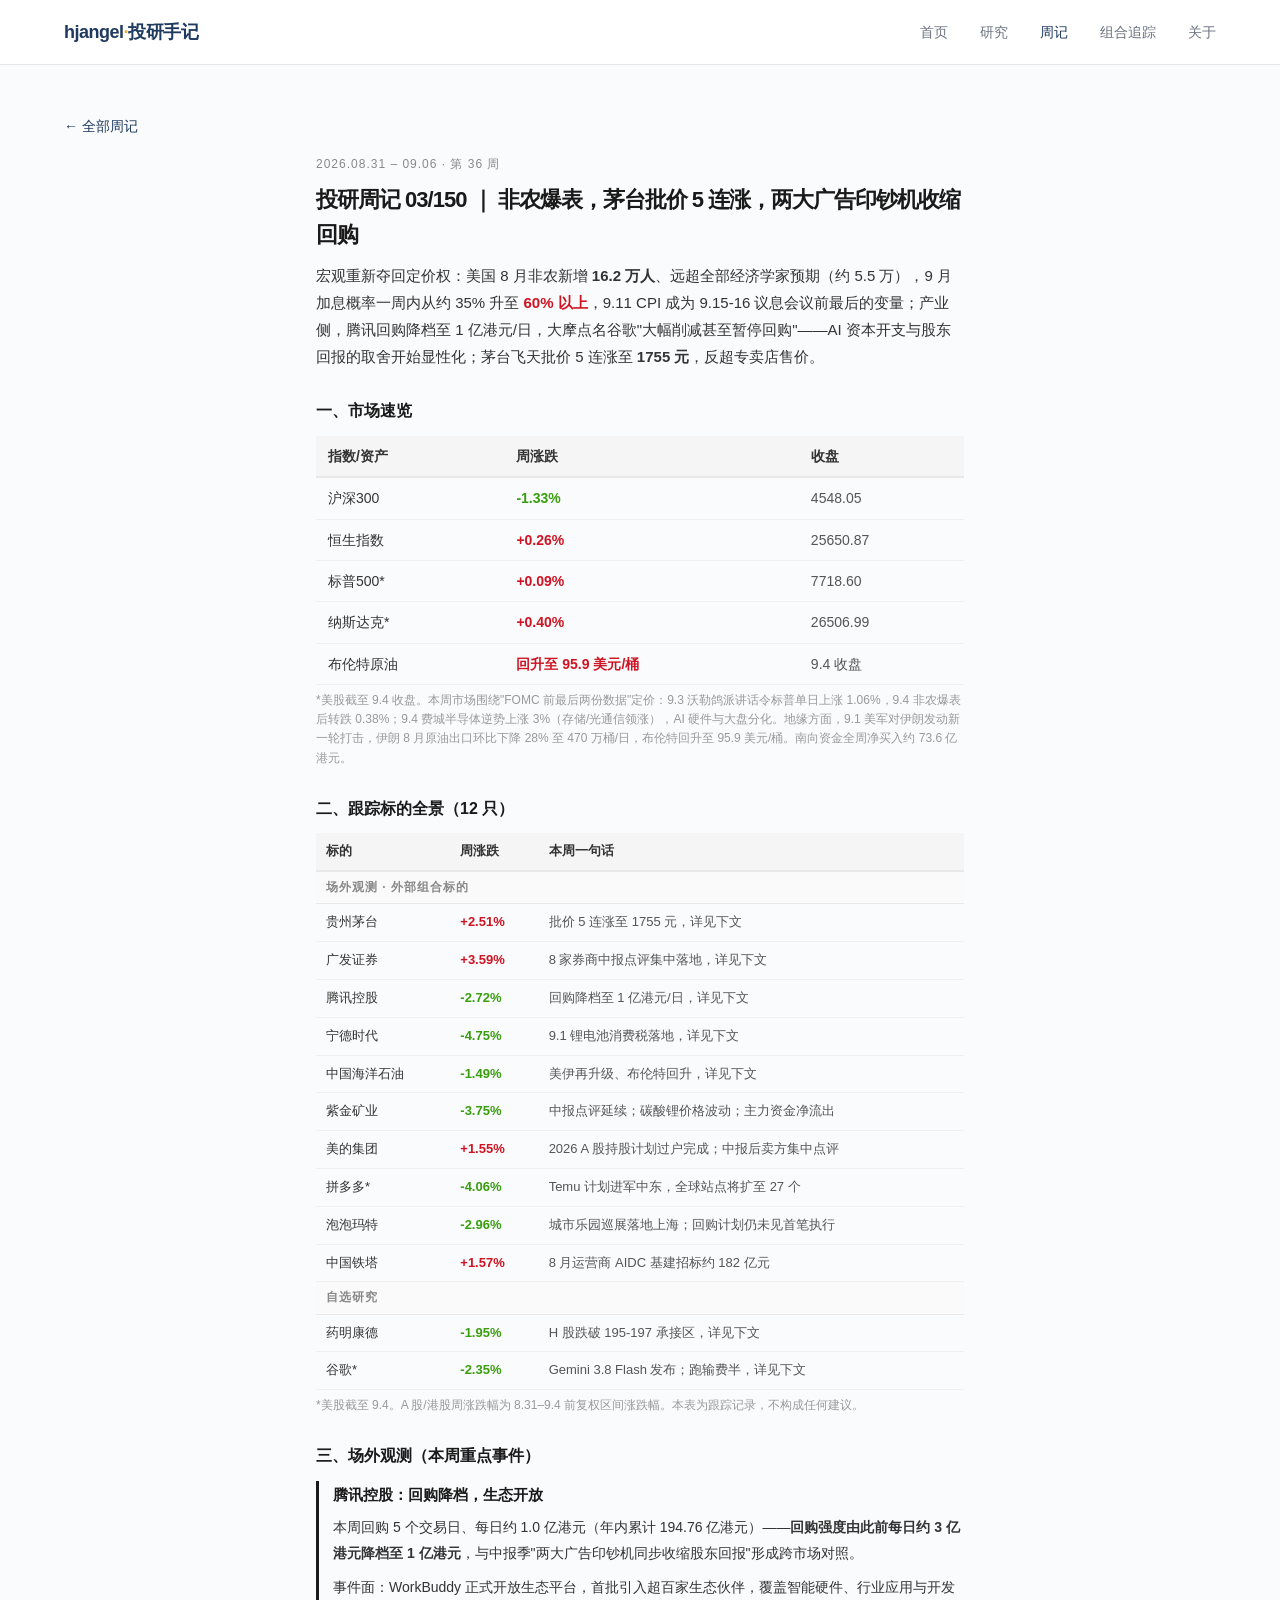
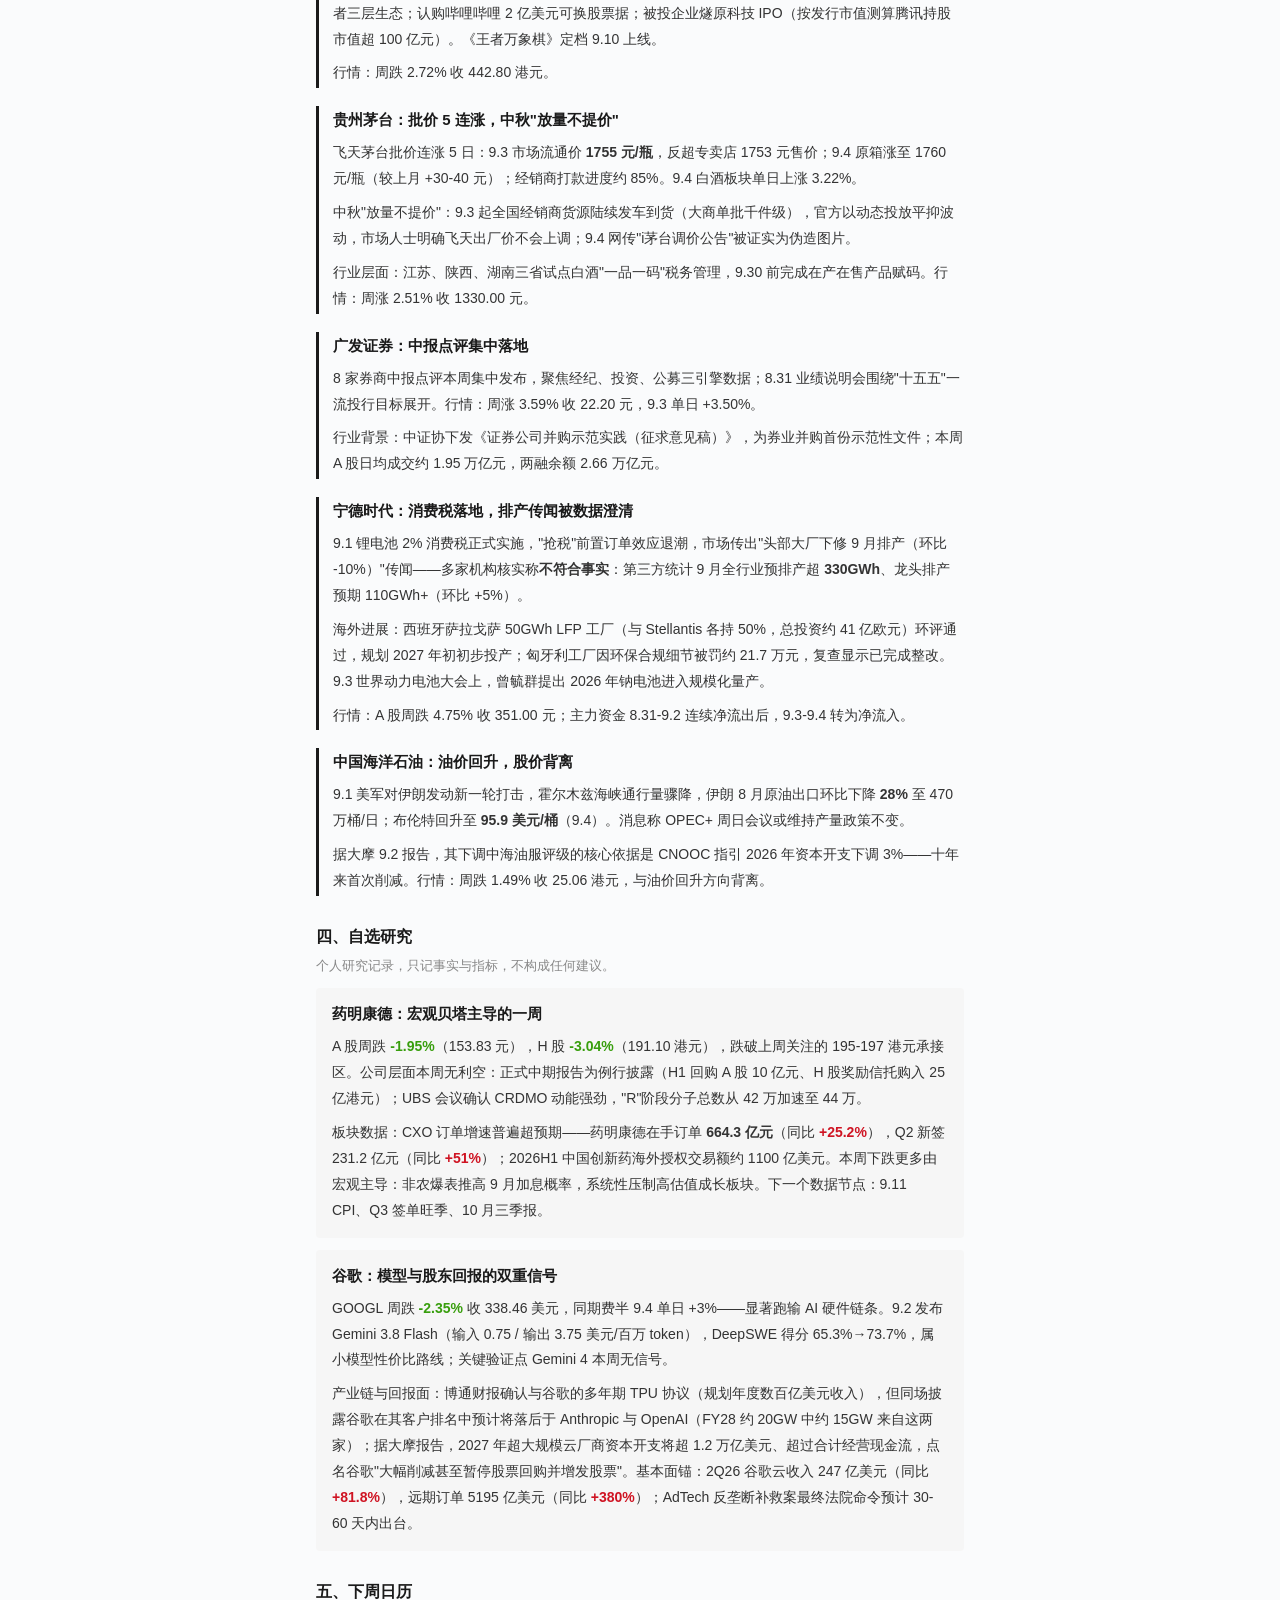
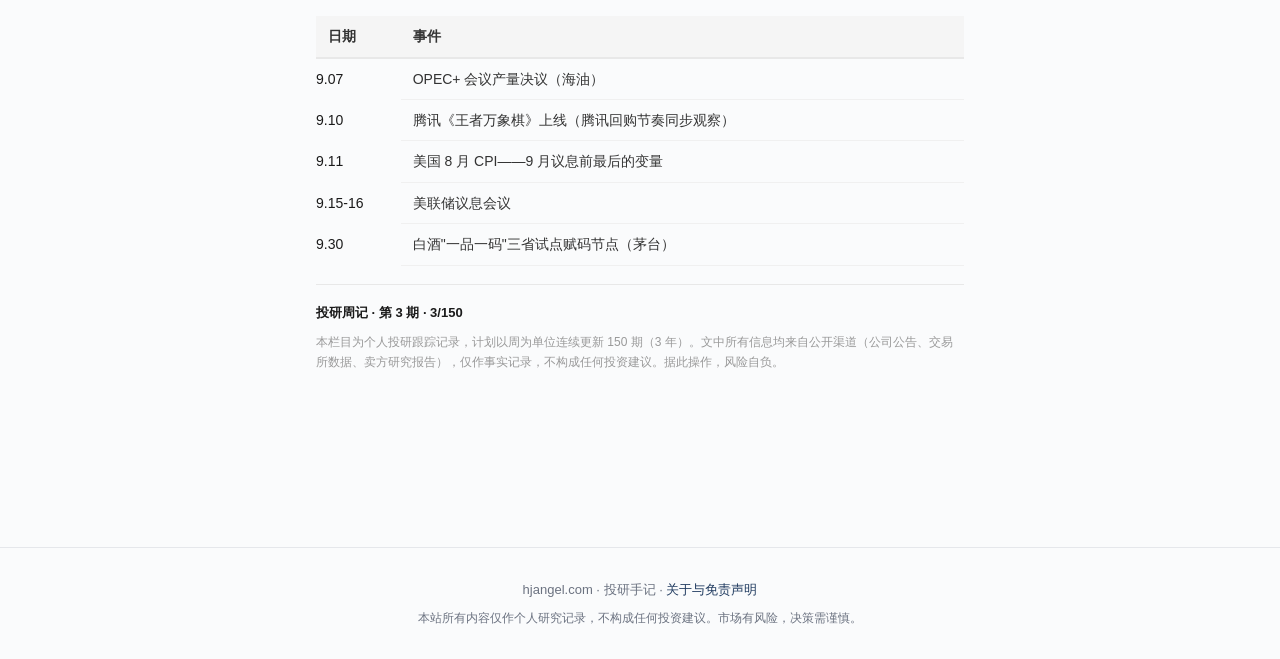
<file: weekly/03.html>
<!DOCTYPE html>
<html lang="zh-CN">
<head>
    <meta charset="UTF-8">
    <meta name="viewport" content="width=device-width, initial-scale=1.0">
    <meta name="description" content="投研周记 03/150 · W36 · 非农爆表，茅台批价 5 连涨，两大广告印钞机收缩回购">
    <title>投研周记 03/150 ｜ 非农爆表，茅台批价 5 连涨，两大广告印钞机收缩回购 · hjangel.com</title>
    <link rel="stylesheet" href="../assets/style.css">
</head>
<body>

<nav class="nav">
    <div class="nav-container">
        <a href="../index.html" class="nav-logo">hjangel<span class="accent">·</span>投研手记</a>
        <ul class="nav-links">
            <li><a href="../index.html">首页</a></li>
            <li><a href="../research.html">研究</a></li>
            <li><a href="../weekly.html" class="active">周记</a></li>
            <li><a href="../portfolio.html">组合追踪</a></li>
            <li><a href="../about.html">关于</a></li>
        </ul>
    </div>
</nav>

<main class="container">
    <p style="margin:0 0 4px 0;"><a href="../weekly.html" style="color:#1F3A5F;text-decoration:none;font-size:14px;">← 全部周记</a></p>
    <div style="max-width:680px;margin:0 auto;padding:12px 0 32px 0;font-family:-apple-system,PingFang SC,Microsoft YaHei,sans-serif;">
<div style="margin:0 16px;font-family:-apple-system,PingFang SC,Microsoft YaHei,sans-serif;">

<!-- ===== 头部 ===== -->
<div style="margin:0 0 20px 0;">
<p style="font-size:12px;color:#888;margin:0 0 8px 0;letter-spacing:1px;">2026.08.31 – 09.06 · 第 36 周</p>
<h1 style="font-size:22px;color:#1a1a1a;margin:0 0 10px 0;font-weight:700;">投研周记 03/150 ｜ 非农爆表，茅台批价 5 连涨，两大广告印钞机收缩回购</h1>
<p style="font-size:15px;color:#333;line-height:1.8;margin:0;">
宏观重新夺回定价权：美国 8 月非农新增 <strong>16.2 万人</strong>、远超全部经济学家预期（约 5.5 万），9 月加息概率一周内从约 35% 升至 <strong style="color:#cf1322;">60% 以上</strong>，9.11 CPI 成为 9.15-16 议息会议前最后的变量；产业侧，腾讯回购降档至 1 亿港元/日，大摩点名谷歌"大幅削减甚至暂停回购"——AI 资本开支与股东回报的取舍开始显性化；茅台飞天批价 5 连涨至 <strong>1755 元</strong>，反超专卖店售价。
</p>
</div>

<!-- ===== 一、市场速览 ===== -->
<p style="font-size:16px;color:#1a1a1a;font-weight:700;margin:28px 0 12px 0;">一、市场速览</p>

<table width="100%" style="border-collapse:collapse;font-size:14px;margin:0 0 6px 0;">
<tr>
<td style="padding:9px 12px;background:#f5f5f5;font-weight:600;color:#333;border-bottom:2px solid #e8e8e8;">指数/资产</td>
<td style="padding:9px 12px;background:#f5f5f5;font-weight:600;color:#333;border-bottom:2px solid #e8e8e8;">周涨跌</td>
<td style="padding:9px 12px;background:#f5f5f5;font-weight:600;color:#333;border-bottom:2px solid #e8e8e8;">收盘</td>
</tr>
<tr>
<td style="padding:9px 12px;border-bottom:1px solid #f0f0f0;color:#333;">沪深300</td>
<td style="padding:9px 12px;border-bottom:1px solid #f0f0f0;font-weight:600;color:#389e0d;">-1.33%</td>
<td style="padding:9px 12px;border-bottom:1px solid #f0f0f0;color:#555;">4548.05</td>
</tr>
<tr>
<td style="padding:9px 12px;border-bottom:1px solid #f0f0f0;color:#333;">恒生指数</td>
<td style="padding:9px 12px;border-bottom:1px solid #f0f0f0;font-weight:600;color:#cf1322;">+0.26%</td>
<td style="padding:9px 12px;border-bottom:1px solid #f0f0f0;color:#555;">25650.87</td>
</tr>
<tr>
<td style="padding:9px 12px;border-bottom:1px solid #f0f0f0;color:#333;">标普500*</td>
<td style="padding:9px 12px;border-bottom:1px solid #f0f0f0;font-weight:600;color:#cf1322;">+0.09%</td>
<td style="padding:9px 12px;border-bottom:1px solid #f0f0f0;color:#555;">7718.60</td>
</tr>
<tr>
<td style="padding:9px 12px;border-bottom:1px solid #f0f0f0;color:#333;">纳斯达克*</td>
<td style="padding:9px 12px;border-bottom:1px solid #f0f0f0;font-weight:600;color:#cf1322;">+0.40%</td>
<td style="padding:9px 12px;border-bottom:1px solid #f0f0f0;color:#555;">26506.99</td>
</tr>
<tr>
<td style="padding:9px 12px;border-bottom:1px solid #f0f0f0;color:#333;">布伦特原油</td>
<td style="padding:9px 12px;border-bottom:1px solid #f0f0f0;font-weight:600;color:#cf1322;">回升至 95.9 美元/桶</td>
<td style="padding:9px 12px;border-bottom:1px solid #f0f0f0;color:#555;">9.4 收盘</td>
</tr>
</table>
<p style="font-size:12px;color:#999;margin:0 0 14px 0;line-height:1.6;">*美股截至 9.4 收盘。本周市场围绕"FOMC 前最后两份数据"定价：9.3 沃勒鸽派讲话令标普单日上涨 1.06%，9.4 非农爆表后转跌 0.38%；9.4 费城半导体逆势上涨 3%（存储/光通信领涨），AI 硬件与大盘分化。地缘方面，9.1 美军对伊朗发动新一轮打击，伊朗 8 月原油出口环比下降 28% 至 470 万桶/日，布伦特回升至 95.9 美元/桶。南向资金全周净买入约 73.6 亿港元。</p>

<!-- ===== 二、跟踪标的全景 ===== -->
<p style="font-size:16px;color:#1a1a1a;font-weight:700;margin:28px 0 12px 0;">二、跟踪标的全景（12 只）</p>

<table width="100%" style="border-collapse:collapse;font-size:13px;margin:0 0 6px 0;">
<tr>
<td style="padding:8px 10px;background:#f5f5f5;font-weight:600;color:#333;border-bottom:2px solid #e8e8e8;">标的</td>
<td style="padding:8px 10px;background:#f5f5f5;font-weight:600;color:#333;border-bottom:2px solid #e8e8e8;">周涨跌</td>
<td style="padding:8px 10px;background:#f5f5f5;font-weight:600;color:#333;border-bottom:2px solid #e8e8e8;">本周一句话</td>
</tr>
<tr>
<td colspan="3" style="padding:6px 10px;background:#fafafa;color:#888;font-size:12px;font-weight:600;letter-spacing:1px;border-bottom:1px solid #e8e8e8;">场外观测 · 外部组合标的</td>
</tr>
<tr>
<td style="padding:8px 10px;border-bottom:1px solid #f0f0f0;color:#333;">贵州茅台</td>
<td style="padding:8px 10px;border-bottom:1px solid #f0f0f0;font-weight:600;color:#cf1322;">+2.51%</td>
<td style="padding:8px 10px;border-bottom:1px solid #f0f0f0;color:#555;">批价 5 连涨至 1755 元，详见下文</td>
</tr>
<tr>
<td style="padding:8px 10px;border-bottom:1px solid #f0f0f0;color:#333;">广发证券</td>
<td style="padding:8px 10px;border-bottom:1px solid #f0f0f0;font-weight:600;color:#cf1322;">+3.59%</td>
<td style="padding:8px 10px;border-bottom:1px solid #f0f0f0;color:#555;">8 家券商中报点评集中落地，详见下文</td>
</tr>
<tr>
<td style="padding:8px 10px;border-bottom:1px solid #f0f0f0;color:#333;">腾讯控股</td>
<td style="padding:8px 10px;border-bottom:1px solid #f0f0f0;font-weight:600;color:#389e0d;">-2.72%</td>
<td style="padding:8px 10px;border-bottom:1px solid #f0f0f0;color:#555;">回购降档至 1 亿港元/日，详见下文</td>
</tr>
<tr>
<td style="padding:8px 10px;border-bottom:1px solid #f0f0f0;color:#333;">宁德时代</td>
<td style="padding:8px 10px;border-bottom:1px solid #f0f0f0;font-weight:600;color:#389e0d;">-4.75%</td>
<td style="padding:8px 10px;border-bottom:1px solid #f0f0f0;color:#555;">9.1 锂电池消费税落地，详见下文</td>
</tr>
<tr>
<td style="padding:8px 10px;border-bottom:1px solid #f0f0f0;color:#333;">中国海洋石油</td>
<td style="padding:8px 10px;border-bottom:1px solid #f0f0f0;font-weight:600;color:#389e0d;">-1.49%</td>
<td style="padding:8px 10px;border-bottom:1px solid #f0f0f0;color:#555;">美伊再升级、布伦特回升，详见下文</td>
</tr>
<tr>
<td style="padding:8px 10px;border-bottom:1px solid #f0f0f0;color:#333;">紫金矿业</td>
<td style="padding:8px 10px;border-bottom:1px solid #f0f0f0;font-weight:600;color:#389e0d;">-3.75%</td>
<td style="padding:8px 10px;border-bottom:1px solid #f0f0f0;color:#555;">中报点评延续；碳酸锂价格波动；主力资金净流出</td>
</tr>
<tr>
<td style="padding:8px 10px;border-bottom:1px solid #f0f0f0;color:#333;">美的集团</td>
<td style="padding:8px 10px;border-bottom:1px solid #f0f0f0;font-weight:600;color:#cf1322;">+1.55%</td>
<td style="padding:8px 10px;border-bottom:1px solid #f0f0f0;color:#555;">2026 A 股持股计划过户完成；中报后卖方集中点评</td>
</tr>
<tr>
<td style="padding:8px 10px;border-bottom:1px solid #f0f0f0;color:#333;">拼多多*</td>
<td style="padding:8px 10px;border-bottom:1px solid #f0f0f0;font-weight:600;color:#389e0d;">-4.06%</td>
<td style="padding:8px 10px;border-bottom:1px solid #f0f0f0;color:#555;">Temu 计划进军中东，全球站点将扩至 27 个</td>
</tr>
<tr>
<td style="padding:8px 10px;border-bottom:1px solid #f0f0f0;color:#333;">泡泡玛特</td>
<td style="padding:8px 10px;border-bottom:1px solid #f0f0f0;font-weight:600;color:#389e0d;">-2.96%</td>
<td style="padding:8px 10px;border-bottom:1px solid #f0f0f0;color:#555;">城市乐园巡展落地上海；回购计划仍未见首笔执行</td>
</tr>
<tr>
<td style="padding:8px 10px;border-bottom:1px solid #f0f0f0;color:#333;">中国铁塔</td>
<td style="padding:8px 10px;border-bottom:1px solid #f0f0f0;font-weight:600;color:#cf1322;">+1.57%</td>
<td style="padding:8px 10px;border-bottom:1px solid #f0f0f0;color:#555;">8 月运营商 AIDC 基建招标约 182 亿元</td>
</tr>
<tr>
<td colspan="3" style="padding:6px 10px;background:#fafafa;color:#888;font-size:12px;font-weight:600;letter-spacing:1px;border-bottom:1px solid #e8e8e8;">自选研究</td>
</tr>
<tr>
<td style="padding:8px 10px;border-bottom:1px solid #f0f0f0;color:#333;">药明康德</td>
<td style="padding:8px 10px;border-bottom:1px solid #f0f0f0;font-weight:600;color:#389e0d;">-1.95%</td>
<td style="padding:8px 10px;border-bottom:1px solid #f0f0f0;color:#555;">H 股跌破 195-197 承接区，详见下文</td>
</tr>
<tr>
<td style="padding:8px 10px;border-bottom:1px solid #f0f0f0;color:#333;">谷歌*</td>
<td style="padding:8px 10px;border-bottom:1px solid #f0f0f0;font-weight:600;color:#389e0d;">-2.35%</td>
<td style="padding:8px 10px;border-bottom:1px solid #f0f0f0;color:#555;">Gemini 3.8 Flash 发布；跑输费半，详见下文</td>
</tr>
</table>
<p style="font-size:12px;color:#999;margin:0 0 14px 0;line-height:1.6;">*美股截至 9.4。A 股/港股周涨跌幅为 8.31–9.4 前复权区间涨跌幅。本表为跟踪记录，不构成任何建议。</p>

<!-- ===== 三、场外观测 ===== -->
<p style="font-size:16px;color:#1a1a1a;font-weight:700;margin:28px 0 12px 0;">三、场外观测（本周重点事件）</p>

<!-- 腾讯 -->
<div style="border-left:3px solid #1a1a1a;padding:2px 0 2px 14px;margin:0 0 18px 0;">
<p style="font-size:15px;color:#1a1a1a;font-weight:600;margin:0 0 8px 0;">腾讯控股：回购降档，生态开放</p>
<p style="font-size:14px;color:#333;line-height:1.85;margin:0 0 8px 0;">
本周回购 5 个交易日、每日约 1.0 亿港元（年内累计 194.76 亿港元）——<strong>回购强度由此前每日约 3 亿港元降档至 1 亿港元</strong>，与中报季"两大广告印钞机同步收缩股东回报"形成跨市场对照。
</p>
<p style="font-size:14px;color:#333;line-height:1.85;margin:0 0 8px 0;">
事件面：WorkBuddy 正式开放生态平台，首批引入超百家生态伙伴，覆盖智能硬件、行业应用与开发者三层生态；认购哔哩哔哩 2 亿美元可换股票据；被投企业燧原科技 IPO（按发行市值测算腾讯持股市值超 100 亿元）。《王者万象棋》定档 9.10 上线。
</p>
<p style="font-size:14px;color:#333;line-height:1.85;margin:0;">
行情：周跌 2.72% 收 442.80 港元。
</p>
</div>

<!-- 茅台 -->
<div style="border-left:3px solid #1a1a1a;padding:2px 0 2px 14px;margin:0 0 18px 0;">
<p style="font-size:15px;color:#1a1a1a;font-weight:600;margin:0 0 8px 0;">贵州茅台：批价 5 连涨，中秋"放量不提价"</p>
<p style="font-size:14px;color:#333;line-height:1.85;margin:0 0 8px 0;">
飞天茅台批价连涨 5 日：9.3 市场流通价 <strong>1755 元/瓶</strong>，反超专卖店 1753 元售价；9.4 原箱涨至 1760 元/瓶（较上月 +30-40 元）；经销商打款进度约 85%。9.4 白酒板块单日上涨 3.22%。
</p>
<p style="font-size:14px;color:#333;line-height:1.85;margin:0 0 8px 0;">
中秋"放量不提价"：9.3 起全国经销商货源陆续发车到货（大商单批千件级），官方以动态投放平抑波动，市场人士明确飞天出厂价不会上调；9.4 网传"i茅台调价公告"被证实为伪造图片。
</p>
<p style="font-size:14px;color:#333;line-height:1.85;margin:0;">
行业层面：江苏、陕西、湖南三省试点白酒"一品一码"税务管理，9.30 前完成在产在售产品赋码。行情：周涨 2.51% 收 1330.00 元。
</p>
</div>

<!-- 广发 -->
<div style="border-left:3px solid #1a1a1a;padding:2px 0 2px 14px;margin:0 0 18px 0;">
<p style="font-size:15px;color:#1a1a1a;font-weight:600;margin:0 0 8px 0;">广发证券：中报点评集中落地</p>
<p style="font-size:14px;color:#333;line-height:1.85;margin:0 0 8px 0;">
8 家券商中报点评本周集中发布，聚焦经纪、投资、公募三引擎数据；8.31 业绩说明会围绕"十五五"一流投行目标展开。行情：周涨 3.59% 收 22.20 元，9.3 单日 +3.50%。
</p>
<p style="font-size:14px;color:#333;line-height:1.85;margin:0;">
行业背景：中证协下发《证券公司并购示范实践（征求意见稿）》，为券业并购首份示范性文件；本周 A 股日均成交约 1.95 万亿元，两融余额 2.66 万亿元。
</p>
</div>

<!-- 宁德 -->
<div style="border-left:3px solid #1a1a1a;padding:2px 0 2px 14px;margin:0 0 18px 0;">
<p style="font-size:15px;color:#1a1a1a;font-weight:600;margin:0 0 8px 0;">宁德时代：消费税落地，排产传闻被数据澄清</p>
<p style="font-size:14px;color:#333;line-height:1.85;margin:0 0 8px 0;">
9.1 锂电池 2% 消费税正式实施，"抢税"前置订单效应退潮，市场传出"头部大厂下修 9 月排产（环比 -10%）"传闻——多家机构核实称<strong>不符合事实</strong>：第三方统计 9 月全行业预排产超 <strong>330GWh</strong>、龙头排产预期 110GWh+（环比 +5%）。
</p>
<p style="font-size:14px;color:#333;line-height:1.85;margin:0 0 8px 0;">
海外进展：西班牙萨拉戈萨 50GWh LFP 工厂（与 Stellantis 各持 50%，总投资约 41 亿欧元）环评通过，规划 2027 年初初步投产；匈牙利工厂因环保合规细节被罚约 21.7 万元，复查显示已完成整改。9.3 世界动力电池大会上，曾毓群提出 2026 年钠电池进入规模化量产。
</p>
<p style="font-size:14px;color:#333;line-height:1.85;margin:0;">
行情：A 股周跌 4.75% 收 351.00 元；主力资金 8.31-9.2 连续净流出后，9.3-9.4 转为净流入。
</p>
</div>

<!-- 海油 -->
<div style="border-left:3px solid #1a1a1a;padding:2px 0 2px 14px;margin:0 0 18px 0;">
<p style="font-size:15px;color:#1a1a1a;font-weight:600;margin:0 0 8px 0;">中国海洋石油：油价回升，股价背离</p>
<p style="font-size:14px;color:#333;line-height:1.85;margin:0 0 8px 0;">
9.1 美军对伊朗发动新一轮打击，霍尔木兹海峡通行量骤降，伊朗 8 月原油出口环比下降 <strong>28%</strong> 至 470 万桶/日；布伦特回升至 <strong>95.9 美元/桶</strong>（9.4）。消息称 OPEC+ 周日会议或维持产量政策不变。
</p>
<p style="font-size:14px;color:#333;line-height:1.85;margin:0;">
据大摩 9.2 报告，其下调中海油服评级的核心依据是 CNOOC 指引 2026 年资本开支下调 3%——十年来首次削减。行情：周跌 1.49% 收 25.06 港元，与油价回升方向背离。
</p>
</div>

<!-- ===== 四、自选研究 ===== -->
<p style="font-size:16px;color:#1a1a1a;font-weight:700;margin:28px 0 6px 0;">四、自选研究</p>
<p style="font-size:13px;color:#888;margin:0 0 12px 0;">个人研究记录，只记事实与指标，不构成任何建议。</p>

<div style="background:#f6f6f6;border-radius:4px;padding:14px 16px;margin:0 0 12px 0;">
<p style="font-size:15px;color:#1a1a1a;font-weight:600;margin:0 0 8px 0;">药明康德：宏观贝塔主导的一周</p>
<p style="font-size:14px;color:#333;line-height:1.85;margin:0 0 8px 0;">
A 股周跌 <strong style="color:#389e0d;">-1.95%</strong>（153.83 元），H 股 <strong style="color:#389e0d;">-3.04%</strong>（191.10 港元），跌破上周关注的 195-197 港元承接区。公司层面本周无利空：正式中期报告为例行披露（H1 回购 A 股 10 亿元、H 股奖励信托购入 25 亿港元）；UBS 会议确认 CRDMO 动能强劲，"R"阶段分子总数从 42 万加速至 44 万。
</p>
<p style="font-size:14px;color:#333;line-height:1.85;margin:0;">
板块数据：CXO 订单增速普遍超预期——药明康德在手订单 <strong>664.3 亿元</strong>（同比 <strong style="color:#cf1322;">+25.2%</strong>），Q2 新签 231.2 亿元（同比 <strong style="color:#cf1322;">+51%</strong>）；2026H1 中国创新药海外授权交易额约 1100 亿美元。本周下跌更多由宏观主导：非农爆表推高 9 月加息概率，系统性压制高估值成长板块。下一个数据节点：9.11 CPI、Q3 签单旺季、10 月三季报。
</p>
</div>

<div style="background:#f6f6f6;border-radius:4px;padding:14px 16px;margin:0 0 12px 0;">
<p style="font-size:15px;color:#1a1a1a;font-weight:600;margin:0 0 8px 0;">谷歌：模型与股东回报的双重信号</p>
<p style="font-size:14px;color:#333;line-height:1.85;margin:0 0 8px 0;">
GOOGL 周跌 <strong style="color:#389e0d;">-2.35%</strong> 收 338.46 美元，同期费半 9.4 单日 +3%——显著跑输 AI 硬件链条。9.2 发布 Gemini 3.8 Flash（输入 0.75 / 输出 3.75 美元/百万 token），DeepSWE 得分 65.3%→73.7%，属小模型性价比路线；关键验证点 Gemini 4 本周无信号。
</p>
<p style="font-size:14px;color:#333;line-height:1.85;margin:0;">
产业链与回报面：博通财报确认与谷歌的多年期 TPU 协议（规划年度数百亿美元收入），但同场披露谷歌在其客户排名中预计将落后于 Anthropic 与 OpenAI（FY28 约 20GW 中约 15GW 来自这两家）；据大摩报告，2027 年超大规模云厂商资本开支将超 1.2 万亿美元、超过合计经营现金流，点名谷歌"大幅削减甚至暂停股票回购并增发股票"。基本面锚：2Q26 谷歌云收入 247 亿美元（同比 <strong style="color:#cf1322;">+81.8%</strong>），远期订单 5195 亿美元（同比 <strong style="color:#cf1322;">+380%</strong>）；AdTech 反垄断补救案最终法院命令预计 30-60 天内出台。
</p>
</div>

<!-- ===== 五、下周日历 ===== -->
<p style="font-size:16px;color:#1a1a1a;font-weight:700;margin:28px 0 12px 0;">五、下周日历</p>

<table width="100%" style="border-collapse:collapse;font-size:14px;margin:0 0 18px 0;">
<tr>
<td style="padding:9px 12px;background:#f5f5f5;font-weight:600;color:#333;border-bottom:2px solid #e8e8e8;">日期</td>
<td style="padding:9px 12px;background:#f5f5f5;font-weight:600;color:#333;border-bottom:2px solid #e8e8e8;">事件</td>
</tr>
<tr>
<td>9.07</td>
<td style="padding:9px 12px;border-bottom:1px solid #f0f0f0;color:#333;">OPEC+ 会议产量决议（海油）</td>
</tr>
<tr>
<td>9.10</td>
<td style="padding:9px 12px;border-bottom:1px solid #f0f0f0;color:#333;">腾讯《王者万象棋》上线（腾讯回购节奏同步观察）</td>
</tr>
<tr>
<td>9.11</td>
<td style="padding:9px 12px;border-bottom:1px solid #f0f0f0;color:#333;">美国 8 月 CPI——9 月议息前最后的变量</td>
</tr>
<tr>
<td>9.15-16</td>
<td style="padding:9px 12px;border-bottom:1px solid #f0f0f0;color:#333;">美联储议息会议</td>
</tr>
<tr>
<td>9.30</td>
<td style="padding:9px 12px;border-bottom:1px solid #f0f0f0;color:#333;">白酒"一品一码"三省试点赋码节点（茅台）</td>
</tr>
</table>

<!-- ===== 尾部 ===== -->
<div style="border-top:1px solid #e8e8e8;padding-top:16px;margin:0 0 14px 0;">
<p style="font-size:13px;color:#1a1a1a;line-height:1.8;margin:0 0 8px 0;">
<strong>投研周记 · 第 3 期 · 3/150</strong>
</p>
<p style="font-size:12px;color:#999;line-height:1.7;margin:0;">
本栏目为个人投研跟踪记录，计划以周为单位连续更新 150 期（3 年）。文中所有信息均来自公开渠道（公司公告、交易所数据、卖方研究报告），仅作事实记录，不构成任何投资建议。据此操作，风险自负。
</p>
</div>

</div>
    </div>
</main>

<footer class="footer">
    <div>hjangel.com · 投研手记 · <a href="../about.html">关于与免责声明</a></div>
    <div class="disclaimer">本站所有内容仅作个人研究记录，不构成任何投资建议。市场有风险，决策需谨慎。</div>
</footer>

</body>
</html>
</file>
<file: assets/style.css>
/* 投研净值追踪 - 全站样式 */

:root {
    --color-primary: #1F3A5F;
    --color-accent: #E8B036;
    --color-bg: #FAFBFC;
    --color-card: #FFFFFF;
    --color-text: #1A1A1A;
    --color-muted: #6B7280;
    --color-border: #E5E7EB;
    --color-up: #DC2626;        /* A股 涨=红 */
    --color-down: #16A34A;      /* A股 跌=绿 */
    --shadow-sm: 0 1px 3px rgba(0, 0, 0, 0.06);
    --shadow-md: 0 4px 12px rgba(0, 0, 0, 0.08);
    --radius: 8px;
    --font-sans: -apple-system, BlinkMacSystemFont, "PingFang SC", "Hiragino Sans GB",
                 "Microsoft YaHei", "Helvetica Neue", Arial, sans-serif;
    --font-mono: "SF Mono", Menlo, Monaco, Consolas, "Courier New", monospace;
}

* {
    box-sizing: border-box;
    margin: 0;
    padding: 0;
}

html {
    font-size: 16px;
    scroll-behavior: smooth;
}

body {
    font-family: var(--font-sans);
    color: var(--color-text);
    background: var(--color-bg);
    line-height: 1.6;
    -webkit-font-smoothing: antialiased;
}

/* 导航栏 */
.nav {
    background: var(--color-card);
    border-bottom: 1px solid var(--color-border);
    position: sticky;
    top: 0;
    z-index: 100;
    backdrop-filter: blur(10px);
}

.nav-container {
    max-width: 1200px;
    margin: 0 auto;
    padding: 0 24px;
    display: flex;
    align-items: center;
    justify-content: space-between;
    height: 64px;
}

.nav-logo {
    font-size: 18px;
    font-weight: 700;
    color: var(--color-primary);
    text-decoration: none;
    letter-spacing: -0.5px;
}

.nav-logo .accent {
    color: var(--color-accent);
}

.nav-links {
    display: flex;
    gap: 32px;
    list-style: none;
}

.nav-links a {
    color: var(--color-muted);
    text-decoration: none;
    font-size: 14px;
    font-weight: 500;
    transition: color 0.2s;
}

.nav-links a:hover,
.nav-links a.active {
    color: var(--color-primary);
}

/* 主容器 */
.container {
    max-width: 1200px;
    margin: 0 auto;
    padding: 48px 24px;
}

.container-narrow {
    max-width: 800px;
    margin: 0 auto;
    padding: 48px 24px;
}

/* 标题 */
h1 {
    font-size: 36px;
    font-weight: 700;
    color: var(--color-primary);
    letter-spacing: -1px;
    margin-bottom: 12px;
}

h2 {
    font-size: 24px;
    font-weight: 700;
    color: var(--color-primary);
    margin: 40px 0 16px;
    padding-left: 12px;
    border-left: 4px solid var(--color-accent);
}

h3 {
    font-size: 18px;
    font-weight: 600;
    color: var(--color-primary);
    margin: 24px 0 12px;
}

.subtitle {
    color: var(--color-muted);
    font-size: 16px;
    margin-bottom: 32px;
}

/* 卡片 */
.card {
    background: var(--color-card);
    border-radius: var(--radius);
    padding: 24px;
    box-shadow: var(--shadow-sm);
    margin-bottom: 24px;
    border: 1px solid var(--color-border);
}

.card-title {
    font-size: 14px;
    font-weight: 600;
    color: var(--color-muted);
    text-transform: uppercase;
    letter-spacing: 0.5px;
    margin-bottom: 8px;
}

/* 摘要数字 */
.summary-grid {
    display: grid;
    grid-template-columns: repeat(auto-fit, minmax(180px, 1fr));
    gap: 16px;
    margin-bottom: 32px;
}

.summary-item {
    background: var(--color-card);
    border-radius: var(--radius);
    padding: 20px;
    border: 1px solid var(--color-border);
    box-shadow: var(--shadow-sm);
}

.summary-label {
    font-size: 13px;
    color: var(--color-muted);
    margin-bottom: 6px;
}

.summary-value {
    font-size: 28px;
    font-weight: 700;
    font-family: var(--font-mono);
    letter-spacing: -0.5px;
}

.summary-value.up {
    color: var(--color-up);
}

.summary-value.down {
    color: var(--color-down);
}

.summary-value.flat {
    color: var(--color-muted);
}

.summary-sub {
    font-size: 12px;
    color: var(--color-muted);
    margin-top: 4px;
    font-family: var(--font-mono);
}

/* 图表区 */
.chart-card {
    background: var(--color-card);
    border-radius: var(--radius);
    padding: 24px;
    box-shadow: var(--shadow-sm);
    margin-bottom: 24px;
    border: 1px solid var(--color-border);
}

.chart-title {
    font-size: 16px;
    font-weight: 600;
    color: var(--color-primary);
    text-align: center;
    margin-bottom: 16px;
}

.chart-subtitle {
    text-align: center;
    font-size: 13px;
    color: var(--color-muted);
    margin-bottom: 16px;
    font-family: var(--font-mono);
}

.chart-img {
    width: 100%;
    height: auto;
    display: block;
    border-radius: 4px;
}

/* 表格 */
.table {
    width: 100%;
    border-collapse: collapse;
    margin: 16px 0;
    font-size: 14px;
}

.table th {
    background: var(--color-primary);
    color: white;
    padding: 12px 16px;
    text-align: left;
    font-weight: 600;
    font-size: 13px;
}

.table td {
    padding: 12px 16px;
    border-bottom: 1px solid var(--color-border);
    font-family: var(--font-mono);
}

.table tr:last-child td {
    border-bottom: none;
}

.table tr:hover {
    background: #F9FAFB;
}

.table .up {
    color: var(--color-up);
    font-weight: 600;
}

.table .down {
    color: var(--color-down);
    font-weight: 600;
}

/* 徽章 */
.badge {
    display: inline-block;
    padding: 2px 8px;
    border-radius: 4px;
    font-size: 12px;
    font-weight: 600;
    font-family: var(--font-mono);
}

.badge-up {
    background: rgba(220, 38, 38, 0.1);
    color: var(--color-up);
}

.badge-down {
    background: rgba(22, 163, 74, 0.1);
    color: var(--color-down);
}

/* 页脚 */
.footer {
    margin-top: 80px;
    padding: 32px 24px;
    border-top: 1px solid var(--color-border);
    text-align: center;
    color: var(--color-muted);
    font-size: 13px;
}

.footer a {
    color: var(--color-primary);
    text-decoration: none;
}

.footer .disclaimer {
    margin-top: 8px;
    font-size: 12px;
    line-height: 1.5;
}

/* 时间线 */
.timeline {
    list-style: none;
    margin: 24px 0;
}

.timeline-item {
    display: flex;
    gap: 16px;
    padding: 16px 0;
    border-bottom: 1px solid var(--color-border);
}

.timeline-date {
    flex-shrink: 0;
    width: 100px;
    font-family: var(--font-mono);
    font-size: 13px;
    color: var(--color-muted);
}

.timeline-content {
    flex: 1;
}

.timeline-title {
    font-weight: 600;
    color: var(--color-primary);
    margin-bottom: 4px;
}

.timeline-desc {
    color: var(--color-muted);
    font-size: 14px;
}

/* 响应式 */
@media (max-width: 768px) {
    h1 {
        font-size: 28px;
    }

    h2 {
        font-size: 20px;
    }

    .nav-container {
        padding: 0 16px;
        height: 56px;
    }

    .nav-links {
        gap: 16px;
    }

    .nav-links a {
        font-size: 13px;
    }

    .container,
    .container-narrow {
        padding: 24px 16px;
    }

    .summary-grid {
        grid-template-columns: repeat(2, 1fr);
        gap: 12px;
    }

    .summary-value {
        font-size: 22px;
    }

    .card {
        padding: 16px;
    }

    .table {
        font-size: 12px;
    }

    .table th,
    .table td {
        padding: 8px;
    }

    .timeline-item {
        flex-direction: column;
        gap: 4px;
    }

    .timeline-date {
        width: auto;
    }
}

/* 加载状态 */
.loading {
    text-align: center;
    padding: 40px;
    color: var(--color-muted);
}

.loading-spinner {
    display: inline-block;
    width: 32px;
    height: 32px;
    border: 3px solid var(--color-border);
    border-top-color: var(--color-primary);
    border-radius: 50%;
    animation: spin 1s linear infinite;
}

@keyframes spin {
    to { transform: rotate(360deg); }
}

/* 提示框 */
.notice {
    background: rgba(232, 176, 54, 0.08);
    border-left: 4px solid var(--color-accent);
    padding: 16px 20px;
    margin: 24px 0;
    border-radius: 4px;
    font-size: 14px;
}

.notice-title {
    font-weight: 600;
    color: var(--color-primary);
    margin-bottom: 4px;
}

/* ===== 个人投研主页 ===== */

/* Hero */
.hero {
    background: linear-gradient(135deg, #1F3A5F 0%, #1F497D 100%);
    border-radius: 12px;
    padding: 48px 40px;
    color: #fff;
    margin-bottom: 40px;
}

.hero-kicker {
    font-size: 13px;
    letter-spacing: 2px;
    color: #E8B036;
    margin-bottom: 12px;
}

.hero-title {
    font-size: 32px;
    font-weight: 700;
    line-height: 1.35;
    margin-bottom: 12px;
    color: #fff;
    letter-spacing: -0.5px;
}

.hero-sub {
    font-size: 15px;
    color: rgba(255, 255, 255, 0.82);
    max-width: 560px;
    line-height: 1.7;
    margin-bottom: 28px;
}

.hero-cta {
    display: flex;
    gap: 12px;
    flex-wrap: wrap;
}

.btn {
    display: inline-block;
    padding: 10px 22px;
    border-radius: 6px;
    font-size: 14px;
    font-weight: 600;
    text-decoration: none;
    transition: all 0.2s;
}

.btn-primary {
    background: #E8B036;
    color: #1F3A5F;
}

.btn-primary:hover {
    background: #f0c055;
}

.btn-ghost {
    border: 1px solid rgba(255, 255, 255, 0.45);
    color: #fff;
}

.btn-ghost:hover {
    background: rgba(255, 255, 255, 0.12);
    border-color: #fff;
}

/* 区块头（标题 + 右侧"更多"） */
.section-head {
    display: flex;
    align-items: center;
    justify-content: space-between;
    margin: 40px 0 16px;
}

.section-head h2 {
    margin: 0;
}

.more-link {
    font-size: 14px;
    color: var(--color-muted);
    text-decoration: none;
    white-space: nowrap;
    padding-left: 16px;
}

.more-link:hover {
    color: var(--color-primary);
}

/* 研究文章卡片 */
.article-list {
    display: grid;
    gap: 16px;
}

.article-card {
    display: block;
    background: var(--color-card);
    border: 1px solid var(--color-border);
    border-radius: var(--radius);
    padding: 20px 24px;
    text-decoration: none;
    box-shadow: var(--shadow-sm);
    transition: border-color 0.2s, box-shadow 0.2s;
}

.article-card:hover {
    border-color: var(--color-accent);
    box-shadow: var(--shadow-md);
}

.article-tag {
    display: inline-block;
    padding: 2px 10px;
    border-radius: 4px;
    font-size: 12px;
    font-weight: 600;
    margin-bottom: 10px;
    background: rgba(232, 176, 54, 0.15);
    color: #8a5a00;
}

.article-tag.teal {
    background: rgba(31, 95, 145, 0.12);
    color: var(--color-primary);
}

.article-tag.wip {
    background: #F1EFE8;
    color: #6B7280;
}

.article-title {
    font-size: 17px;
    font-weight: 600;
    color: var(--color-primary);
    margin-bottom: 6px;
    line-height: 1.45;
}

.article-excerpt {
    font-size: 14px;
    color: var(--color-muted);
    line-height: 1.65;
    margin-bottom: 10px;
}

.article-meta {
    font-size: 12px;
    color: var(--color-muted);
    font-family: var(--font-mono);
    display: flex;
    gap: 16px;
    align-items: center;
}

.article-meta .dot {
    width: 3px;
    height: 3px;
    border-radius: 50%;
    background: var(--color-muted);
}

/* 栏目分类 chip */
.cat-chips {
    display: flex;
    gap: 10px;
    flex-wrap: wrap;
    margin-bottom: 28px;
}

.chip {
    padding: 6px 16px;
    border-radius: 999px;
    font-size: 13px;
    border: 1px solid var(--color-border);
    color: var(--color-muted);
    text-decoration: none;
    background: var(--color-card);
}

.chip.active {
    background: var(--color-primary);
    border-color: var(--color-primary);
    color: #fff;
}

.chip:hover {
    border-color: var(--color-primary);
    color: var(--color-primary);
}

/* 简介卡（首页） */
.intro-grid {
    display: grid;
    grid-template-columns: 1fr 1fr;
    gap: 16px;
}

@media (max-width: 768px) {
    .hero {
        padding: 32px 24px;
    }

    .hero-title {
        font-size: 24px;
    }

    .intro-grid {
        grid-template-columns: 1fr;
    }
}
</file>
